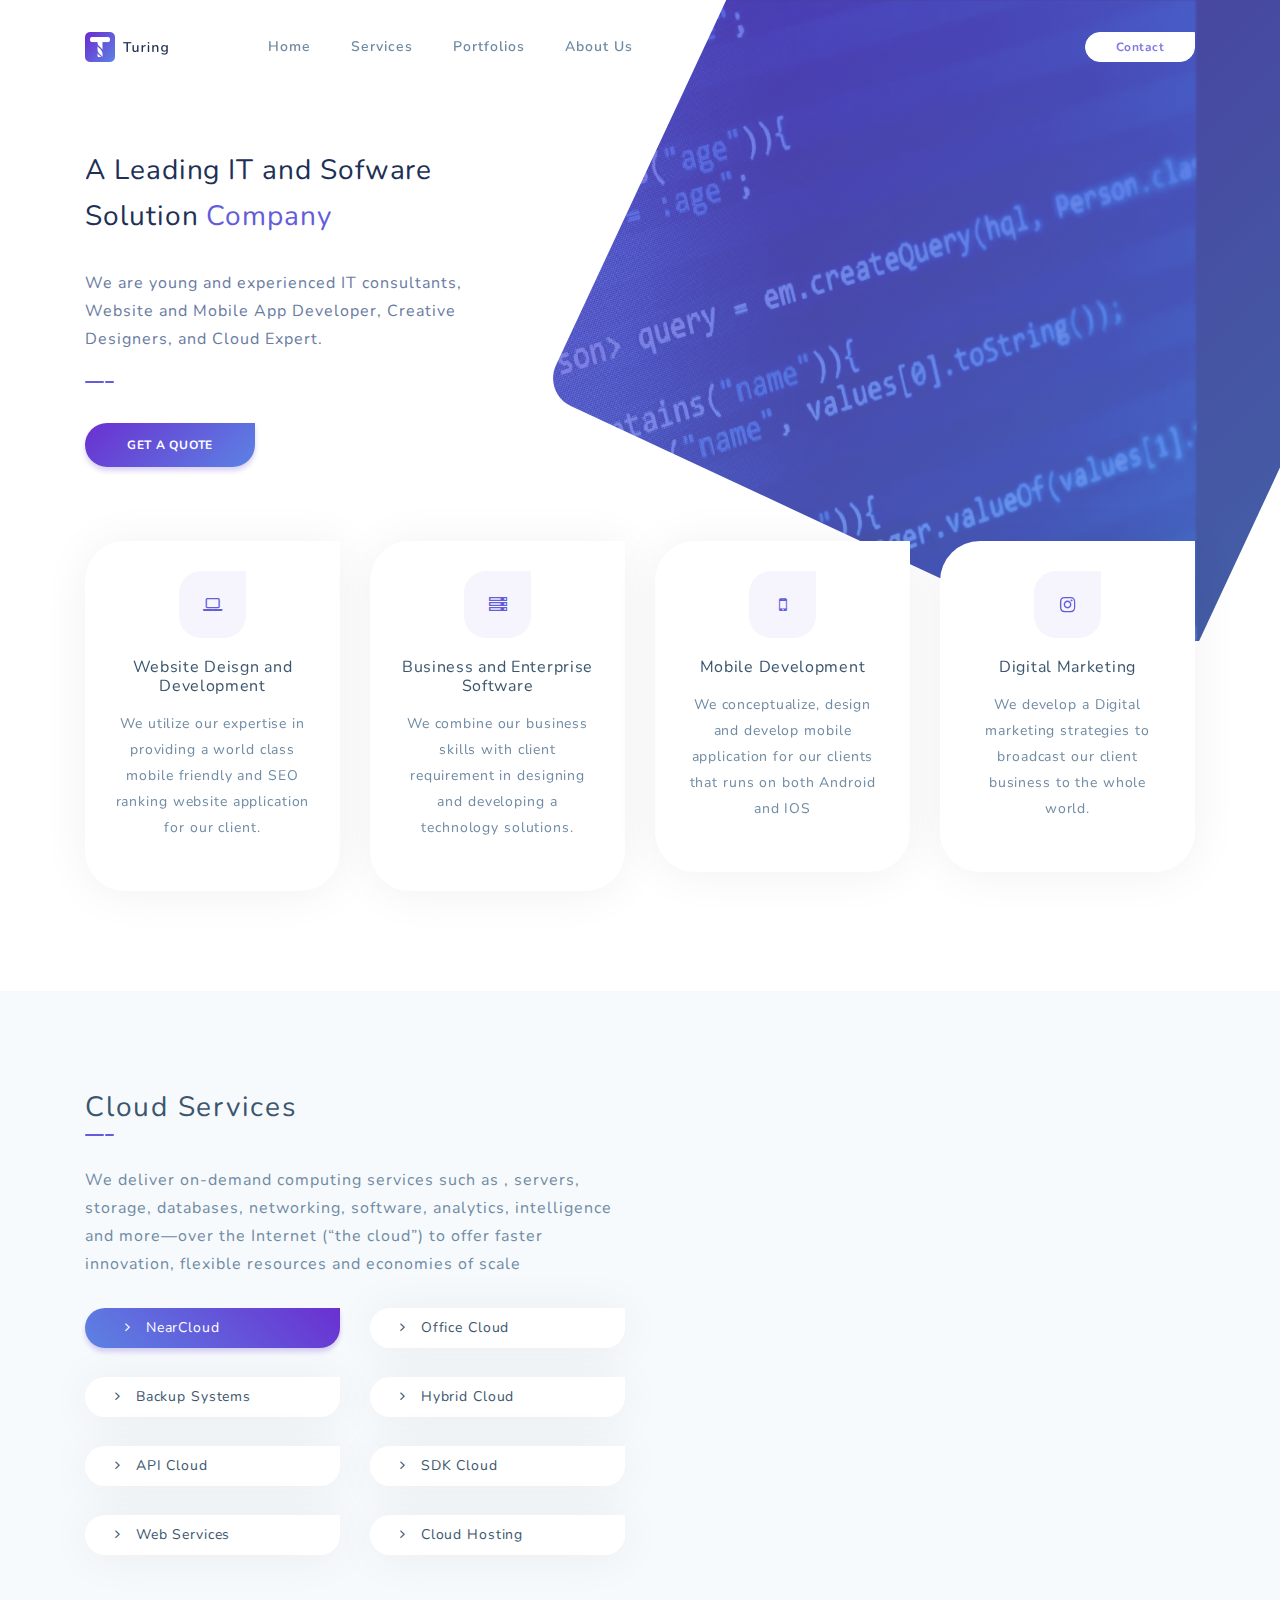
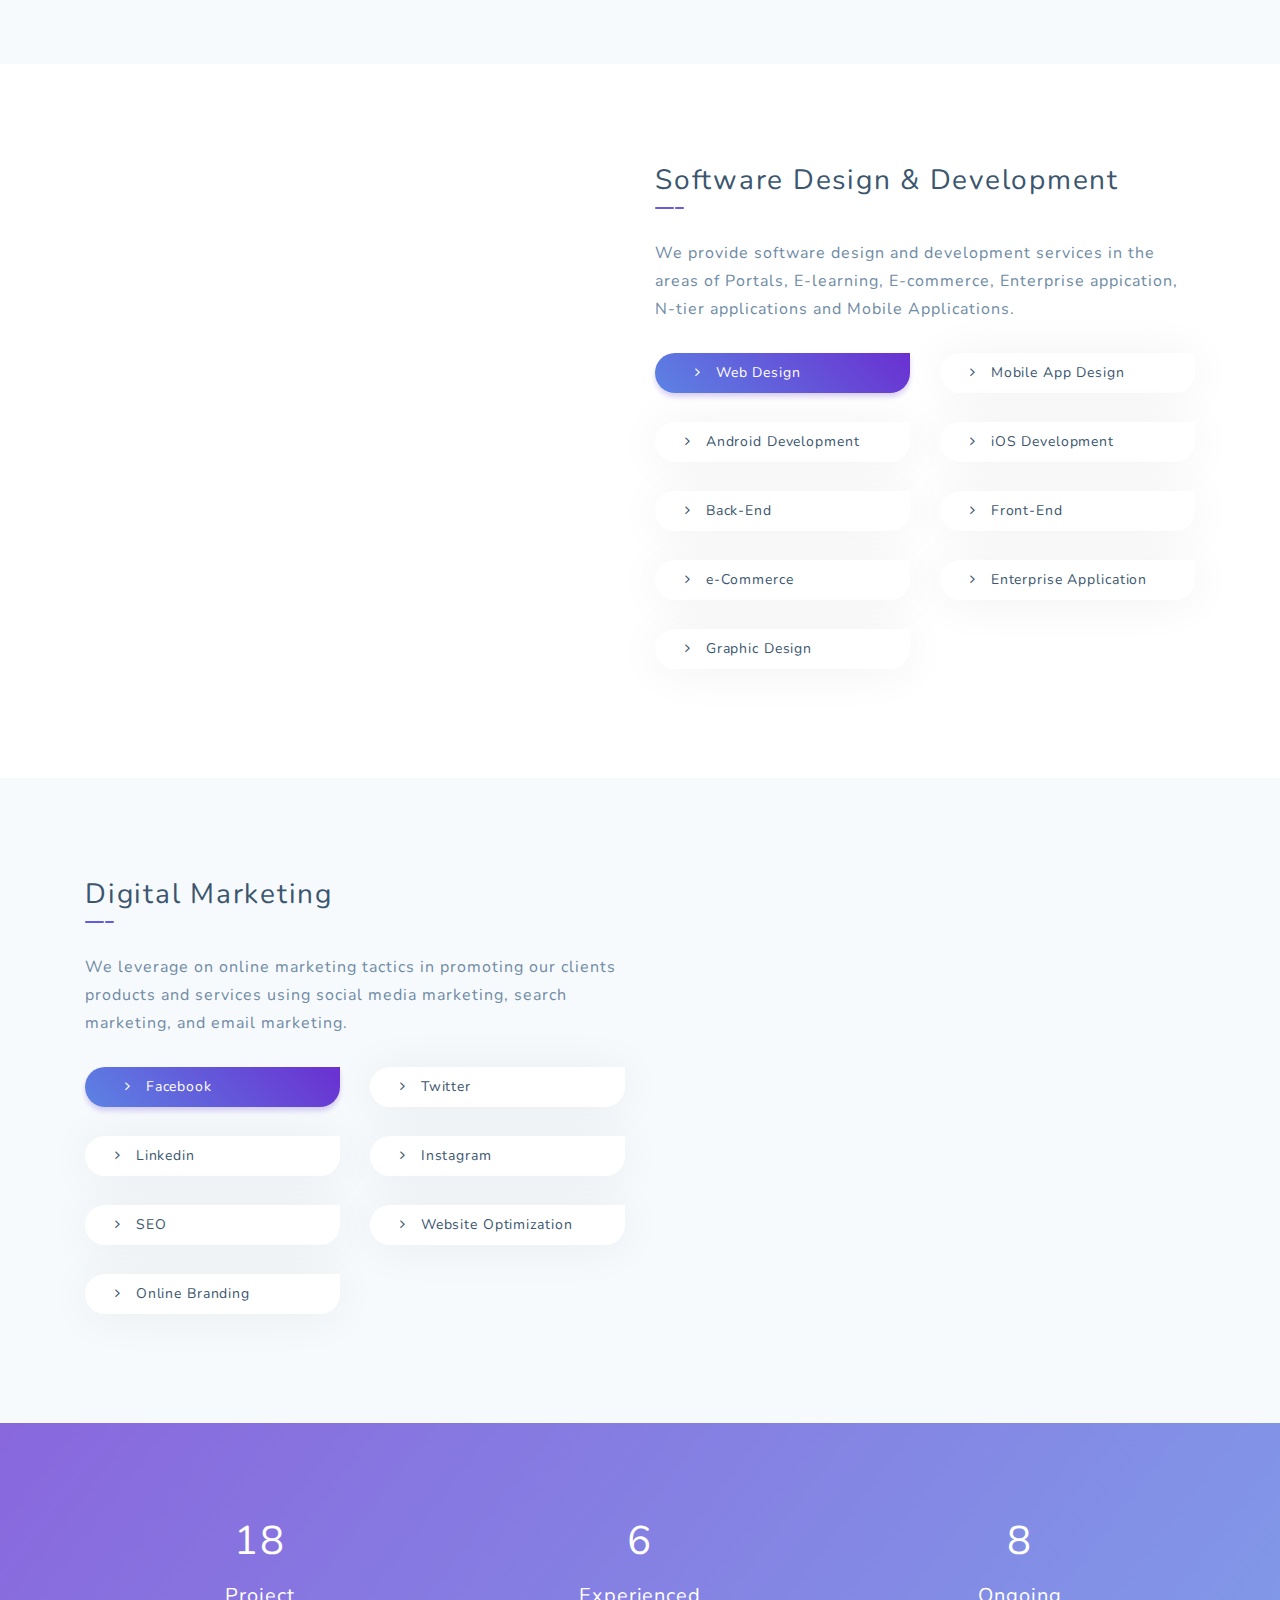
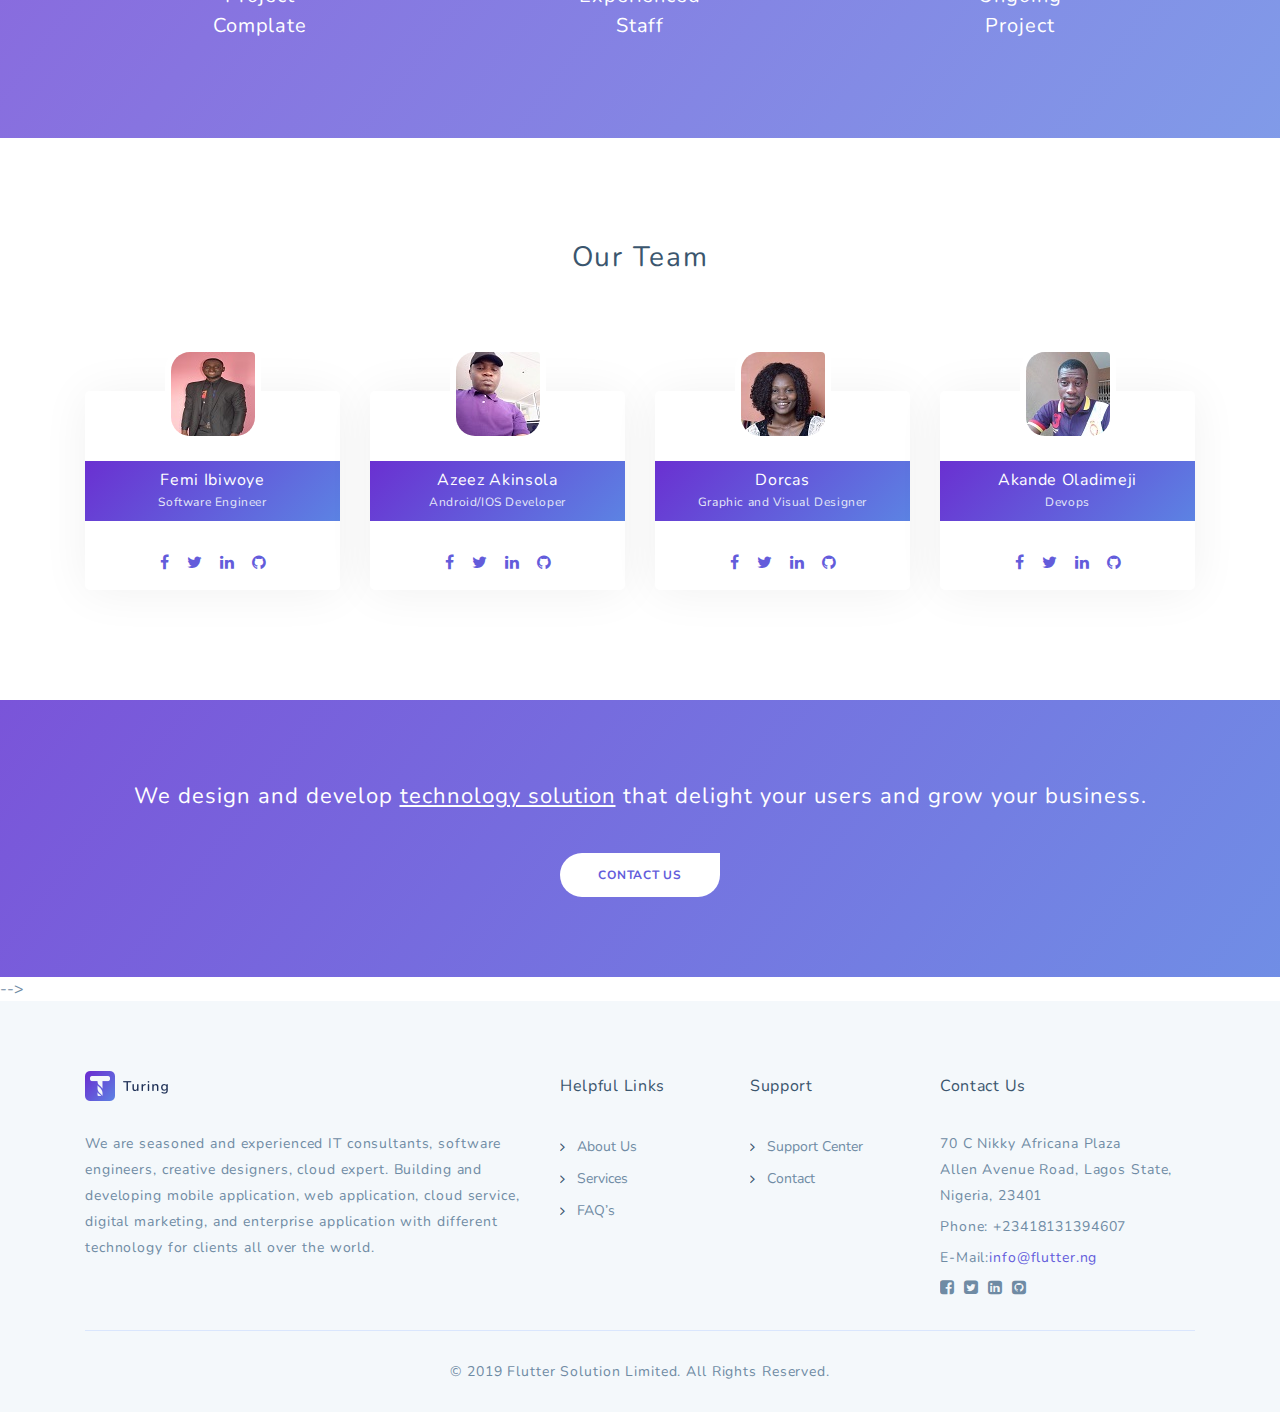
<file: index.html>
<!DOCTYPE html>
<html lang="en">
<head>
	<meta charset="UTF-8">
	<meta http-equiv="X-UA-Compatible" content="IE=edge">
	<meta name="viewport" content="width=device-width, initial-scale=1">
	<title>Flutter - IT Solutions for Businesses and Government</title>
	<meta name="description" content="Flutter - IT Solutions for Businesses and Government." />
	<meta name="keywords" content="IT, software, hardware, mobile, development, design, digital marketing" />
	<meta name="author" content="flutter"/>

	<!-- Favicon -->
	<link rel="icon" type="image/png" href="assets/images/favicon/favicon.png" />

	<!-- Bootstrap & Plugins CSS -->
	<link href="assets/css/bootstrap.min.css" rel="stylesheet" type="text/css">
	<link href="assets/css/font-awesome.min.css" rel="stylesheet" type="text/css">

	<!-- Custom CSS -->
	<link href="assets/css/blue.css" rel="stylesheet" type="text/css">

</head>
<body>

	<!-- ***** Preloader Start ***** -->
	<div id="preloader">
		<div id="loader" class="spinner">
			<div id="shadow"></div>
			<div id="box"></div>
		</div>
	</div>
	<!-- ***** Preloader End ***** -->
	
	
	<!-- ***** Header Area Start ***** -->
	<header class="header-area">
		<div class="container">
			<div class="row">
				<div class="col-12">
					<nav class="main-nav">
						<!-- ***** Logo Start ***** -->
						<a href="index.html" class="logo">
							<img src="assets/images/logo-blue.png" alt="Turing"/>
						</a>
						<!-- ***** Logo End ***** -->


						<!-- ***** Menu Start ***** -->
						<ul class="nav">
							<li><a href="index.html#welcome">Home</a></li>
							<li class="">
								<a href="services.html"> Services</a>
								<!-- <ul>
									<li><a href="index.html#features">Software Development</a></li>
									<li><a href="index.html#features">Cloud Service</a></li>
									
									<li><a href="index.html#features">Digital Marketing</a></li>
									
								</ul> -->
							</li>
							<li class="">
								<a href="portfolio.html">Portfolios</a>
								<!-- <ul>
									<li><a href="about.html">About Us</a></li>
									<li><a href="features.html">Features</a></li> -->
									<!-- <li><a href="faq.html">FAQ's</a></li> -->
									<!-- <li><a href="blog.html">Blog</a></li> -->
								<!-- </ul> -->
							</li>

							<li class="">
								<a href="about.html">About Us</a>
								<!-- <ul>
									<li><a href="index.html#our-team">Our Team</a></li>
									<li><a href="index.html#our-team">Area of Expertise</a></li>
								
								</ul> -->
							</li>
							
						</ul>
						<a class='menu-trigger'>
							<span>Menu</span>
						</a>
						<!-- ***** Menu End ***** -->

						<!-- ***** Header Buttons Start ***** -->
						<ul class="header-buttons">
							
							<li><a class="btn-nav-primary" href="contact.html">Contact</a></li>
						</ul>
						<!-- ***** Header Buttons End ***** -->
					</nav>
				</div>
			</div>
		</div>
	</header>
	<!-- ***** Header Area End ***** -->


	<!-- ***** Welcome Area Start ***** -->
	<div class="welcome-area" id="welcome">
		<!-- ***** Header Background Image Start ***** -->
		<div class="right-bg">
			<img src="assets/images/photos/head.jpg" class="img-fluid float-right" alt="">
		</div>
		<!-- ***** Header Background Image End ***** -->

		<div class="header-bg">
			<img src="assets/images/header-bg.svg" class="img-fluid" alt="">
		</div>

		<!-- ***** Header Text Start ***** -->
		<div class="header-text">
			<div class="container">
				<div class="row">
					<div class="col-lg-5 col-md-12 col-sm-12">
						<h1> A Leading IT and Sofware Solution <span>Company</span></h1>
						<p>We are young and experienced IT consultants, Website and Mobile App Developer, Creative Designers, and Cloud Expert. </p>
						<a href="quotes.html" class="btn-primary-line">GET A QUOTE</a>
					</div>
				</div>
			</div>
		</div>
		<!-- ***** Header Text End ***** -->

		<!-- ***** Play Button Start ***** -->
		<!-- <div class="play-button-wrapper">
			<a href="#" class="btn-play">
				<i class="fa fa-play"></i>
			</a>
		</div> -->
		<!-- ***** Play Button End ***** -->
	</div>
	<!-- ***** Welcome Area End ***** -->


	<!-- ***** Features Small Start ***** -->
	<section class="section features-home">
		<div class="container">
			<div class="row">
				<div class="col-lg-12">
					<div class="row">
						<!-- ***** Features Small Item Start ***** -->
						<div class="col-lg-3 col-md-6 col-sm-6 col-12" data-scroll-reveal="enter bottom move 50px over 0.6s after 0.2s">
							<a href="features-single.html" class="features-small-item">
								<div class="icon">
									<i class="fa fa-laptop"></i>
								</div>
								<h5 class="features-title">Website Deisgn and Development</h5>
								<p>We utilize our expertise in providing a world class mobile friendly and SEO ranking website application for our client.
									 </p>
							</a>
						</div>
						<!-- ***** Features Small Item End ***** -->

						<!-- ***** Features Small Item Start ***** -->
						<div class="col-lg-3 col-md-6 col-sm-6 col-12" data-scroll-reveal="enter bottom move 50px over 0.6s after 0.4s">
							<a href="features-single.html" class="features-small-item">
								<div class="icon">
									<i class="fa fa-server"></i>
								</div>
								<h5 class="features-title">Business and Enterprise Software</h5>
								<p>We combine our business skills with client requirement in designing and developing a technology solutions.</p>
							</a>
						</div>
						<!-- ***** Features Small Item End ***** -->

						<!-- ***** Features Small Item Start ***** -->
						<div class="col-lg-3 col-md-6 col-sm-6 col-12" data-scroll-reveal="enter bottom move 50px over 0.6s after 0.6s">
							<a href="features-single.html" class="features-small-item">
								<div class="icon">
									<i class="fa fa-mobile-phone"></i>
								</div>
								<h5 class="features-title">Mobile Development</h5>
								<p>We conceptualize, design and develop mobile application for our clients that runs on both Android and IOS</p>
							</a>
						</div>
						<!-- ***** Features Small Item End ***** -->

						<!-- ***** Features Small Item Start ***** -->
						<div class="col-lg-3 col-md-6 col-sm-6 col-12" data-scroll-reveal="enter bottom move 50px over 0.6s after 0.8s">
							<a href="features-single.html" class="features-small-item">
								<div class="icon">
									<i class="fa fa-instagram"></i>
								</div>
								<h5 class="features-title">Digital Marketing</h5>
								<p>We develop a Digital marketing strategies to broadcast our client business to the whole world. </p>
							</a>
						</div>
						<!-- ***** Features Small Item End ***** -->
					</div>
				</div>
			</div>
		</div>
	</section>
	<!-- ***** Features Small End ***** -->


	<!-- ***** Features Big Item Start ***** -->
	<section class="section padding-bottom-80 colored" id="features">
		<div class="container">
			<div class="row">
				<div class="col-lg-6 col-md-12 col-sm-12 align-self-center mobile-bottom-fix">
					<div class="left-heading">
						<h2 class="section-title">Cloud Services</h2>
					</div>
					<div class="left-text">
						<p>We deliver on-demand computing services such as , servers, storage, databases, networking, software, analytics, intelligence and more—over the Internet (“the cloud”) to offer faster innovation, flexible resources and economies of scale</p>
						<div class="row">
							<div class="col-lg-6 col-md-6 col-sm-12">
								<a class="btn-home active" href="#">
									<i class="fa fa-angle-right"></i>
									<span>NearCloud</span>
								</a>
							</div>
							<div class="col-lg-6 col-md-6 col-sm-12">
								<a class="btn-home" href="#">
									<i class="fa fa-angle-right"></i>
									<span>Office Cloud</span>
								</a>
							</div>
							<div class="col-lg-6 col-md-6 col-sm-12">
								<a class="btn-home" href="#">
									<i class="fa fa-angle-right"></i>
									<span>Backup Systems</span>
								</a>
							</div>
							<div class="col-lg-6 col-md-6 col-sm-12">
								<a class="btn-home" href="#">
									<i class="fa fa-angle-right"></i>
									<span>Hybrid Cloud</span>
								</a>
							</div>
							<div class="col-lg-6 col-md-6 col-sm-12">
								<a class="btn-home" href="#">
									<i class="fa fa-angle-right"></i>
									<span>API Cloud</span>
								</a>
							</div>
							<div class="col-lg-6 col-md-6 col-sm-12">
								<a class="btn-home" href="#">
									<i class="fa fa-angle-right"></i>
									<span>SDK Cloud</span>
								</a>
							</div>
							<div class="col-lg-6 col-md-6 col-sm-12">
								<a class="btn-home" href="#">
									<i class="fa fa-angle-right"></i>
									<span>Web Services</span>
								</a>
							</div>
							<div class="col-lg-6 col-md-6 col-sm-12">
								<a class="btn-home" href="#">
									<i class="fa fa-angle-right"></i>
									<span>Cloud Hosting</span>
								</a>
							</div>
						</div>
					</div>
				</div>
				<div class="col-lg-1"></div>
				<div class="col-lg-5 col-md-12 col-sm-12 align-self-center mobile-bottom-fix" data-scroll-reveal="enter left move 30px over 0.6s after 0.4s">
					<img src="assets/images/photos/features/blue-1.png" class="img-fluid d-block mx-auto" alt="App">
				</div>
			</div>
		</div>
	</section>
	<!-- ***** Features Big Item End ***** -->


	<!-- ***** Features Big Item Start ***** -->
	<section class="section padding-bottom-80">
		<div class="container">
			<div class="row">
				<div class="col-lg-5 col-md-12 col-sm-12 align-self-center mobile-bottom-fix-big" data-scroll-reveal="enter left move 30px over 0.6s after 0.4s">
					<img src="assets/images/photos/features/blue-2.png" class="img-fluid d-block mx-auto" alt="App">
				</div>
				<div class="col-lg-1"></div>
				<div class="col-lg-6 col-md-12 col-sm-12 align-self-center mobile-bottom-fix">
					<div class="left-heading">
						<h2 class="section-title">Software Design & Development</h2>
					</div>
					<div class="left-text">
						<p>We provide software design and development services in the areas of Portals, E-learning, E-commerce, Enterprise appication, N-tier applications and Mobile Applications.</p>
						<div class="row">
							<div class="col-lg-6 col-md-6 col-sm-12">
								<a class="btn-home active" href="#">
									<i class="fa fa-angle-right"></i>
									<span>Web Design</span>
								</a>
							</div>
							<div class="col-lg-6 col-md-6 col-sm-12">
								<a class="btn-home" href="#">
									<i class="fa fa-angle-right"></i>
									<span>Mobile App Design</span>
								</a>
							</div>
							<div class="col-lg-6 col-md-6 col-sm-12">
								<a class="btn-home" href="#">
									<i class="fa fa-angle-right"></i>
									<span>Android Development</span>
								</a>
							</div>
							<div class="col-lg-6 col-md-6 col-sm-12">
								<a class="btn-home" href="#">
									<i class="fa fa-angle-right"></i>
									<span>iOS Development</span>
								</a>
							</div>
							<div class="col-lg-6 col-md-6 col-sm-12">
								<a class="btn-home" href="#">
									<i class="fa fa-angle-right"></i>
									<span>Back-End</span>
								</a>
							</div>
							<div class="col-lg-6 col-md-6 col-sm-12">
								<a class="btn-home" href="#">
									<i class="fa fa-angle-right"></i>
									<span>Front-End</span>
								</a>
							</div>
							<div class="col-lg-6 col-md-6 col-sm-12">
								<a class="btn-home" href="#">
									<i class="fa fa-angle-right"></i>
									<span>e-Commerce</span>
								</a>
							</div>
							<div class="col-lg-6 col-md-6 col-sm-12">
								<a class="btn-home" href="#">
									<i class="fa fa-angle-right"></i>
									<span>Enterprise Application</span>
								</a>
							</div>
							<!-- <div class="col-lg-6 col-md-6 col-sm-12">
								<a class="btn-home" href="#">
									<i class="fa fa-angle-right"></i>
									<span>e-Commerce</span>
								</a>
							</div> -->
							<div class="col-lg-6 col-md-6 col-sm-12">
								<a class="btn-home" href="#">
									<i class="fa fa-angle-right"></i>
									<span>Graphic Design</span>
								</a>
							</div>
						</div>
					</div>
				</div>
			</div>
		</div>
	</section>
	<!-- ***** Features Big Item End ***** -->

	<section class="section padding-bottom-80 colored" id="features">
		<div class="container">
			<div class="row">
				<div class="col-lg-6 col-md-12 col-sm-12 align-self-center mobile-bottom-fix">
					<div class="left-heading">
						<h2 class="section-title">Digital Marketing</h2>
					</div>
					<div class="left-text">
						<p> We leverage on online marketing tactics in promoting our clients products and services using social media marketing, search marketing, and email marketing.</p>
						<div class="row">
							<div class="col-lg-6 col-md-6 col-sm-12">
								<a class="btn-home active" href="#">
									<i class="fa fa-angle-right"></i>
									<span>Facebook</span>
								</a>
							</div>
							<div class="col-lg-6 col-md-6 col-sm-12">
								<a class="btn-home" href="#">
									<i class="fa fa-angle-right"></i>
									<span>Twitter</span>
								</a>
							</div>
							<div class="col-lg-6 col-md-6 col-sm-12">
								<a class="btn-home" href="#">
									<i class="fa fa-angle-right"></i>
									<span>Linkedin</span>
								</a>
							</div>
							<div class="col-lg-6 col-md-6 col-sm-12">
								<a class="btn-home" href="#">
									<i class="fa fa-angle-right"></i>
									<span>Instagram</span>
								</a>
							</div>
							<div class="col-lg-6 col-md-6 col-sm-12">
								<a class="btn-home" href="#">
									<i class="fa fa-angle-right"></i>
									<span>SEO</span>
								</a>
							</div>
							<div class="col-lg-6 col-md-6 col-sm-12">
								<a class="btn-home" href="#">
									<i class="fa fa-angle-right"></i>
									<span>Website Optimization</span>
								</a>
							</div>
							<div class="col-lg-6 col-md-6 col-sm-12">
								<a class="btn-home" href="#">
									<i class="fa fa-angle-right"></i>
									<span>Online Branding</span>
								</a>
							</div>
							<!-- <div class="col-lg-6 col-md-6 col-sm-12">
								<a class="btn-home" href="#">
									<i class="fa fa-angle-right"></i>
									<span>Cloud Hosting</span>
								</a>
							</div> -->
						</div>
					</div>
				</div>
				<div class="col-lg-1"></div>
				<div class="col-lg-5 col-md-12 col-sm-12 align-self-center mobile-bottom-fix" data-scroll-reveal="enter left move 30px over 0.6s after 0.4s">
					<img src="assets/images/photos/features/digital-image.png" class="img-fluid d-block mx-auto" alt="App">
				</div>
			</div>
		</div>
	</section>


	<!-- ***** Counter Parallax Start ***** -->
	<section class="parallax-counter" id="counter">
		<div class="parallax-content">
			<div class="container">
				<div class="row">
					<div class="col-lg-4 col-md-6 col-sm-12">
						<div class="count-item">
							<strong>18</strong>
							<span>Project<br>Complate</span>
						</div>
					</div>
					<!-- <div class="col-lg-3 col-md-6 col-sm-12">
						<div class="count-item">
							<strong>23</strong>
							<span>Happy<br>Customer</span>
						</div>
					</div> -->
					<div class="col-lg-4 col-md-6 col-sm-12">
						<div class="count-item">
							<strong>6</strong>
							<span>Experienced<br>Staff</span>
						</div>
					</div>
					<div class="col-lg-4 col-md-6 col-sm-12">
						<div class="count-item">
							<strong>8</strong>
							<span>Ongoing<br>Project</span>
						</div>
					</div>
				</div>
			</div>
		</div>
	</section>
	<!-- ***** Counter Parallax End ***** -->



	<!-- ***** Team Start ***** -->
	<section class="section padding-bottom-80" id="our-team">
		<div class="container">
			<!-- ***** Section Title Start ***** -->
			<div class="row">
				<div class="col-lg-12">
					<div class="center-heading">
						<h2 class="section-title">Our Team</h2>
					</div>
				</div>
				<div class="offset-lg-3 col-lg-6">
					<div class="center-text">
						<!-- <p>Donec vulputate urna sed rutrum venenatis. Cras consequat magna quis arcu elementum, quis congue risus volutpat.</p> -->
					</div>
				</div>
			</div>
			<!-- ***** Section Title End ***** -->

			<div class="row">
				<!-- ***** Team Item Start ***** -->
				<div class="col-lg-3 col-md-6 col-sm-12">
					<div class="team-item">
						<div class="user-image">
							<img src="assets/images/photos/team/femi.jpg" alt="">
						</div>
						<div class="team-content">
							<div class="team-info">
								<h3 class="user-name">Femi Ibiwoye</h3>
								<span>Software Engineer</span>
							</div>
							<ul class="social">
								<li><a href="#"><i class="fa fa-facebook"></i></a></li>
								<li><a href="#"><i class="fa fa-twitter"></i></a></li>
								<li><a href="#"><i class="fa fa-linkedin"></i></a></li>
								<li><a href="#"><i class="fa fa-github"></i></a></li>
							</ul>
							<!-- <p>Proin arcu ligula, malesuada id tincidunt laoreet, facilisis at justo. Sed at lorem.</p> -->
						</div>
					</div>
				</div>
				<!-- ***** Team Item End ***** -->
				
				<!-- ***** Team Item Start ***** -->
				<div class="col-lg-3 col-md-6 col-sm-12">
					<div class="team-item">
						<div class="user-image">
							<img src="assets/images/photos/team/aziz.jpg" alt="">
						</div>
						<div class="team-content">
							<div class="team-info">
								<h3 class="user-name">Azeez Akinsola</h3>
								<span>Android/IOS Developer</span>
							</div>
							<ul class="social">
								<li><a href="#"><i class="fa fa-facebook"></i></a></li>
								<li><a href="#"><i class="fa fa-twitter"></i></a></li>
								<li><a href="#"><i class="fa fa-linkedin"></i></a></li>
								<li><a href="#"><i class="fa fa-github"></i></a></li>
							</ul>
							<!-- <p>Aliquam eget convallis nunc, et porta libero. Etiam velit, lobortis ut tristique.</p> -->
						</div>
					</div>
				</div>
				<!-- ***** Team Item End ***** -->
				
				<!-- ***** Team Item Start ***** -->
				<div class="col-lg-3 col-md-6 col-sm-12">
					<div class="team-item">
						<div class="user-image">
							<img src="assets/images/photos/team/dorcas.jpg" alt="">
						</div>
						<div class="team-content">
							<div class="team-info">
								<h3 class="user-name">Dorcas</h3>
								<span>Graphic and Visual Designer</span>
							</div>
							<ul class="social">
								<li><a href="#"><i class="fa fa-facebook"></i></a></li>
								<li><a href="#"><i class="fa fa-twitter"></i></a></li>
								<li><a href="#"><i class="fa fa-linkedin"></i></a></li>
								<li><a href="#"><i class="fa fa-github"></i></a></li>
							</ul>
							<!-- <p>Curabitur tristique nec orci quis porta. Aliquam leo justo, auctor eget sapien.</p> -->
						</div>
					</div>
				</div>
				<!-- ***** Team Item End ***** -->
				
				<!-- ***** Team Item Start ***** -->
				<div class="col-lg-3 col-md-6 col-sm-12">
					<div class="team-item">
						<div class="user-image">
							<img src="assets/images/photos/team/dimeji.jpg" alt="">
						</div>
						<div class="team-content">
							<div class="team-info">
								<h3 class="user-name">Akande Oladimeji</h3>
								<span>Devops</span>
							</div>
							<ul class="social">
								<li><a href="#"><i class="fa fa-facebook"></i></a></li>
								<li><a href="#"><i class="fa fa-twitter"></i></a></li>
								<li><a href="#"><i class="fa fa-linkedin"></i></a></li>
								<li><a href="#"><i class="fa fa-github"></i></a></li>
							</ul>
							<!-- <p>Nunc posuere lectus ut aliquet facilisis. Nam varius id magna et convallis.</p> -->
						</div>
					</div>
				</div>
				<!-- ***** Team Item End ***** -->
			</div>
		</div>
	</section>
	<!-- ***** Team End ***** -->


	<!-- ***** Pricing Plans Start ***** -->
	<!-- <section class="section colored padding-bottom-80" id="pricing-plans">
		<div class="container"> -->
			<!-- ***** Section Title Start ***** -->
			<!-- <div class="row">
				<div class="col-lg-12">
					<div class="center-heading">
						<h2 class="section-title">Pricing Plans</h2>
					</div>
				</div>
				<div class="offset-lg-3 col-lg-6">
					<div class="center-text">
						<p>Donec vulputate urna sed rutrum venenatis. Cras consequat magna quis arcu elementum, quis congue risus volutpat.</p>
					</div>
				</div>
			</div> -->
			<!-- ***** Section Title End ***** -->

			<!-- <div class="row"> -->
				<!-- ***** Pricing Item Start ***** -->
				<!-- <div class="col-lg-4 col-md-6 col-sm-12" data-scroll-reveal="enter bottom move 50px over 0.6s after 0.2s">
					<div class="pricing-item">
						<div class="pricing-header">
							<h3 class="pricing-title">BASIC PLAN</h3>
						</div>
						<div class="pricing-body">
							<div class="number">
								<span>1</span>
							</div>
							<div class="price-wrapper">
								<span class="currency">$</span>
								<span class="price">13.90</span>
								<span class="period">/Month</span>
							</div>
							<ul class="list">
								<li class="active">Unlimited Website</li>
								<li class="active">Unlimited Users</li>
								<li class="active">5 GB Bandwidth</li>
								<li class="active">Highest Speed</li>
								<li>Data Security and Backupss</li>
								<li>1 GB Storage</li>
								<li>24x7 Great Support</li>
								<li>Monthly Reports and Analytics</li>
							</ul>
						</div>
						<div class="pricing-footer">
							<a href="#">Select Plan</a>
						</div>
					</div>
				</div> -->
				<!-- ***** Pricing Item End ***** -->

				<!-- ***** Pricing Item Start ***** -->
				<!-- <div class="col-lg-4 col-md-6 col-sm-12" data-scroll-reveal="enter bottom move 50px over 0.6s after 0.4s">
					<div class="pricing-item active">
						<div class="pricing-header">
							<h3 class="pricing-title">ADVANCED PLAN</h3>
						</div>
						<div class="pricing-body">
							<div class="number">
								<span>2</span>
							</div>
							<div class="price-wrapper">
								<span class="currency">$</span>
								<span class="price">23.90</span>
								<span class="period">/Month</span>
							</div>
							<ul class="list">
								<li class="active">Unlimited Website</li>
								<li class="active">Unlimited Users</li>
								<li class="active">15 GB Bandwidth</li>
								<li class="active">Highest Speed</li>
								<li class="active">Data Security and Backupss</li>
								<li class="active">1 GB Storage</li>
								<li>24x7 Great Support</li>
								<li>Monthly Reports and Analytics</li>
							</ul>
						</div>
						<div class="pricing-footer">
							<a href="#">Select Plan</a>
						</div>
					</div>
				</div> -->
				<!-- ***** Pricing Item End ***** -->

				<!-- ***** Pricing Item Start ***** -->
				<!-- <div class="col-lg-4 col-md-6 col-sm-12" data-scroll-reveal="enter bottom move 50px over 0.6s after 0.6s">
					<div class="pricing-item">
						<div class="pricing-header">
							<h3 class="pricing-title">EXPERT PLAN</h3>
						</div>
						<div class="pricing-body">
							<div class="number">
								<span>3</span>
							</div>
							<div class="price-wrapper">
								<span class="currency">$</span>
								<span class="price">33.90</span>
								<span class="period">/Month</span>
							</div>
							<ul class="list">
								<li class="active">Unlimited Website</li>
								<li class="active">Unlimited Users</li>
								<li class="active">15 GB Bandwidth</li>
								<li class="active">Highest Speed</li>
								<li class="active">Data Security and Backupss</li>
								<li class="active">1 GB Storage</li>
								<li class="active">24x7 Great Support</li>
								<li class="active">Monthly Reports and Analytics</li>
							</ul>
						</div>
						<div class="pricing-footer">
							<a href="#">Select Plan</a>
						</div>
					</div>
				</div> -->
				<!-- ***** Pricing Item End ***** -->
			<!-- </div>
		</div>
	</section> -->
	<!-- ***** Pricing Plans End ***** -->


	<!-- ***** Parallax Start ***** -->
	<section class="parallax" id="parallax-text">
		<div class="parallax-content">
			<div class="container">
				<div class="row">
					<div class="col-lg-12">
						<div class="info">
							<p>We design and develop <span>technology solution</span> that delight your users and grow your business.</p>
							<a class="btn-white-line" href="#">Contact Us</a>
						</div>
					</div>
				</div>
			</div>
		</div>
	</section>
	<!-- ***** Parallax End ***** -->


	<!-- ***** Blog Start ***** -->
	<!-- <section class="section white padding-bottom-80" id="blog">
		<div class="container">
			<!-- ***** Section Title Start ***** -->
			<!-- <div class="row">
				<div class="col-lg-12">
					<div class="center-heading">
						<h2 class="section-title">Latest Blog Posts</h2>
					</div>
				</div>
				<div class="offset-lg-3 col-lg-6">
					<div class="center-text">
						<p>Donec vulputate urna sed rutrum venenatis. Cras consequat magna quis arcu elementum, quis congue risus volutpat.</p>
					</div>
				</div>
			</div> -->
			<!-- ***** Section Title End ***** -->

			<!-- <div class="row">
				<div class="col-lg-4 col-md-6 col-sm-12">
					<div class="blog-post-thumb">
						<div class="img">
							<img src="assets/images/photos/blog/1.jpg" alt="">
						</div>
						<div class="blog-content">
							<h3>
								<a href="blog-single.html">Turing Expands the Leadership Team with David Lin, Controller</a>
							</h3>
							<div class="text">
								Mauris tellus sem, ultrices varius nisl at, convallis iaculis mauris. Sed eget sem vitae purus tempus dignissim.
							</div>
							<a href="blog-single.html" class="btn-primary-line">Read More</a>
						</div>
					</div>
				</div> -->
				<!-- <div class="col-lg-4 col-md-6 col-sm-12">
					<div class="blog-post-thumb">
						<div class="img">
							<img src="assets/images/photos/blog/2.jpg" alt="">
						</div>
						<div class="blog-content">
							<h3>
								<a href="blog-single.html">Turing Partners with Velocloud to Deliver Managed SD-WAN</a>
							</h3>
							<div class="text">
								Cras imperdiet faucibus sem, a dignissim urna feugiat sed. Interdum et malesuada fames ac ante ipsum.
							</div>
							<a href="blog-single.html" class="btn-primary-line">Read More</a>
						</div>
					</div>
				</div> -->
				<!-- <div class="col-lg-4 col-md-6 col-sm-12">
					<div class="blog-post-thumb">
						<div class="img">
							<img src="assets/images/photos/blog/3.jpg" alt="">
						</div>
						<div class="blog-content">
							<h3>
								<a href="blog-single.html">Corporate IT Solutions Adds Neva as Senior Account Executive</a>
							</h3>
							<div class="text">
								Quisque euismod nec lacus sit amet maximus. Ut convallis sagittis lorem auctor malesuada. Morbi auctor tortor eu.
							</div>
							<a href="blog-single.html" class="btn-primary-line">Read More</a>
						</div>
					</div>
				</div> -->
			<!-- </div>
		</div>
	</section> --> -->
	<!-- ***** Blog End ***** -->

	
	<!-- ***** Footer Start ***** -->
	<footer>
		<div class="container">
			<div class="row">
				<div class="col-lg-5 col-md-12 col-sm-12">
					<img src="assets/images/logo-blue.png" class="logo" alt="">
					<div class="text">We are seasoned and experienced IT consultants, software engineers, creative designers, cloud expert. Building and developing mobile application, web application, cloud service, digital marketing, and enterprise application with different technology for clients all over the world.</div>
				</div>
				<div class="col-lg-2 col-md-4 col-sm-6 col-6">
					<h5>Helpful Links</h5>
					<ul class="footer-nav">
						<li><a href="#"><i class="fa fa-angle-right"></i><span>About Us</span></a></li>
						<li><a href="#"><i class="fa fa-angle-right"></i><span>Services</span></a></li>
						<li><a href="#"><i class="fa fa-angle-right"></i><span>FAQ’s</span></a></li>
						<!-- <li><a href="#"><i class="fa fa-angle-right"></i><span>Blog</span></a></li> -->
					</ul>
				</div>
				<div class="col-lg-2 col-md-4 col-sm-6 col-6">
					<h5>Support</h5>
					<ul class="footer-nav">
						<!-- <li><a href="#"><i class="fa fa-angle-right"></i><span>Privacy Policy</span></a></li> -->
						<!-- <li><a href="#"><i class="fa fa-angle-right"></i><span>Terms of Use</span></a></li> -->
						<li><a href="#"><i class="fa fa-angle-right"></i><span>Support Center</span></a></li>
						<li><a href="#"><i class="fa fa-angle-right"></i><span>Contact</span></a></li>
					</ul>
				</div>
				<div class="col-lg-3 col-md-4 col-sm-12">
					<h5>Contact Us</h5>
					<div class="address">
						<p>70 C Nikky Africana Plaza<br>Allen Avenue Road, Lagos State, Nigeria, 23401</p>
						<p>Phone: +23418131394607</p>
						<p><span>E-Mail:</span><a href="#">info@flutter.ng</a></p>
						<ul class="social">
							<li><a href="#"><i class="fa fa-facebook-square"></i></a></li>
							<li><a href="#"><i class="fa fa-twitter-square"></i></a></li>
							<li><a href="#"><i class="fa fa-linkedin-square"></i></a></li>
							<!-- <li><a href="#"><i class="fa fa-google-plus-square"></i></a></li> -->
							<li><a href="#"><i class="fa fa-github-square"></i></a></li>
						</ul>
					</div>
				</div>
			</div>
			<div class="row">
				<div class="col-lg-12">
					<p class="copyright">© 2019 Flutter Solution Limited. All Rights Reserved.</p>
				</div>
			</div>
		</div>
	</footer>
	<!-- ***** Footer End ***** -->



	<!-- jQuery -->
	<script src="assets/js/jquery-2.1.0.min.js"></script>

	<!-- Bootstrap -->
	<script src="assets/js/popper.js"></script>
	<script src="assets/js/bootstrap.min.js"></script>

	<!-- Plugins -->
	<script src="assets/js/scrollreveal.min.js"></script>
	<script src="assets/js/parallax.min.js"></script>
	<script src="assets/js/waypoints.min.js"></script>
	<script src="assets/js/jquery.counterup.min.js"></script>
	<script src="assets/js/imgfix.min.js"></script>

	<script src="assets/js/custom.js"></script>
</body>
</html>
</file>
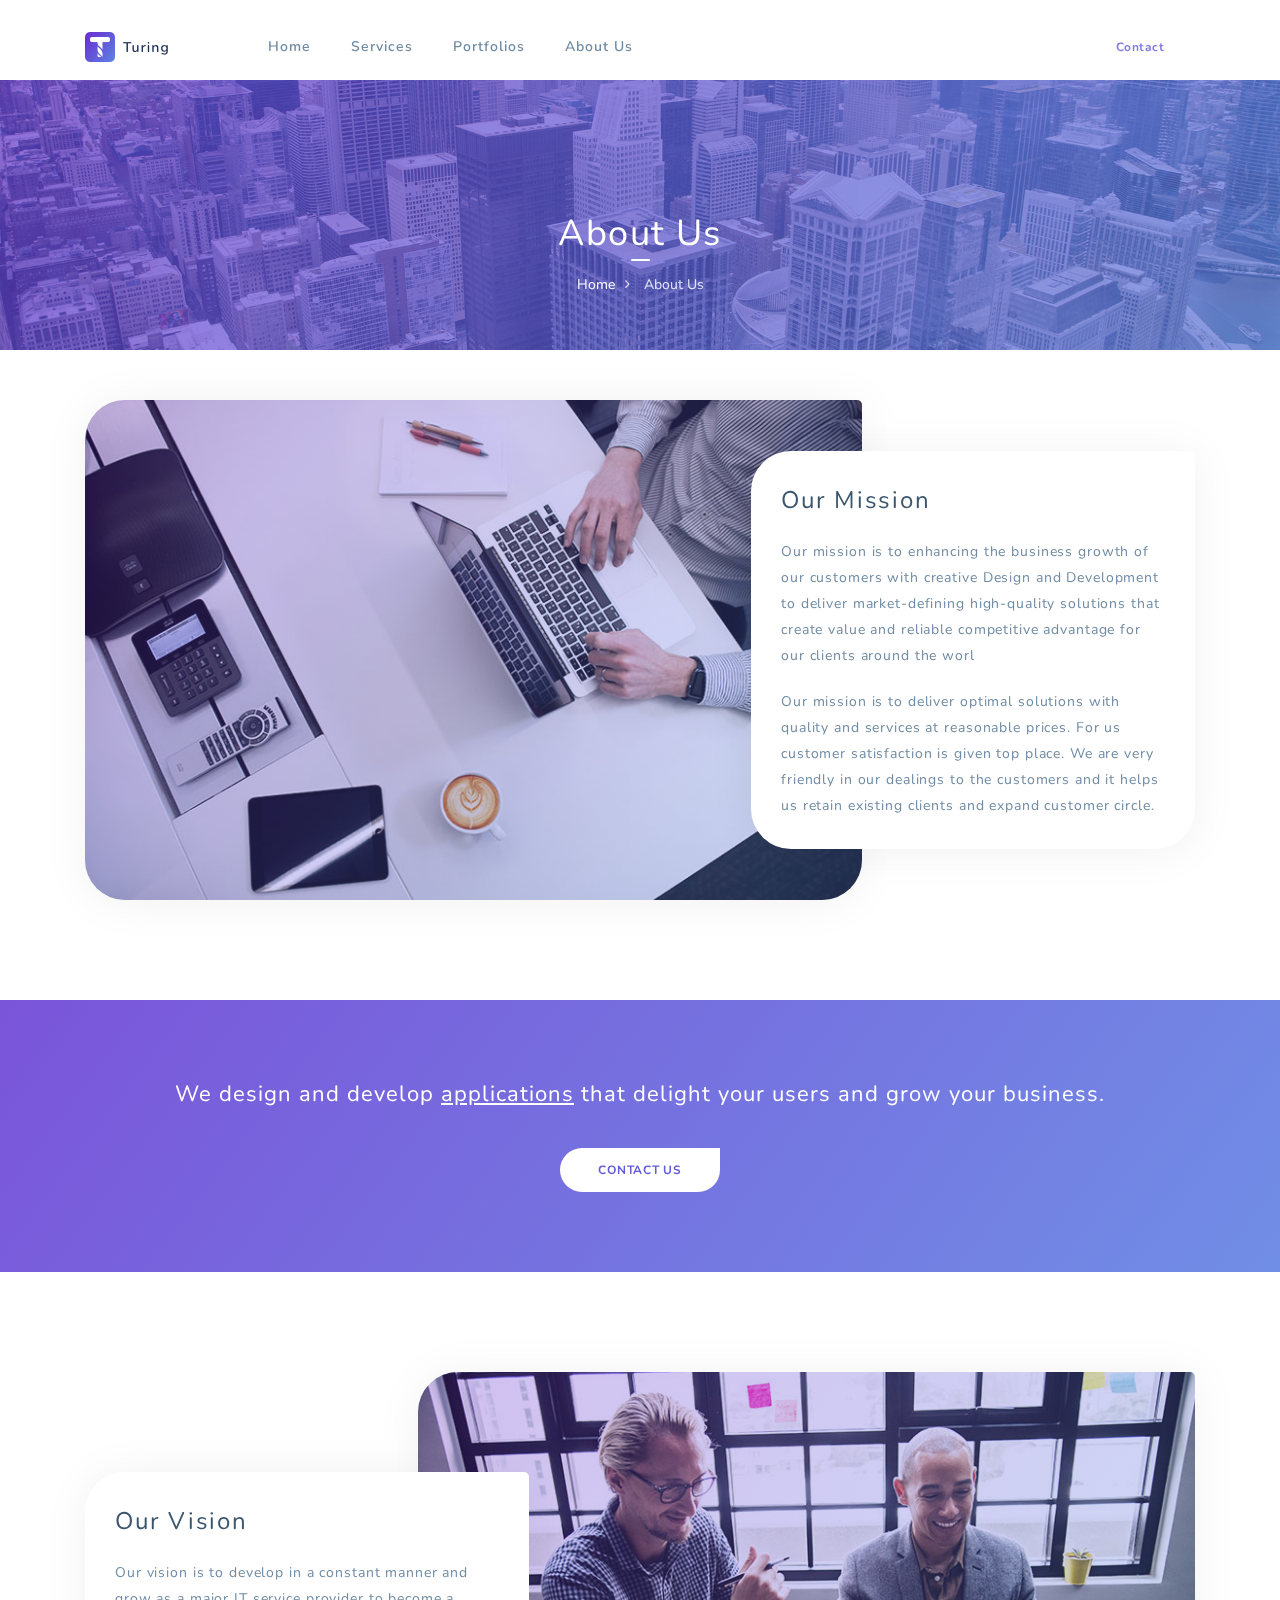
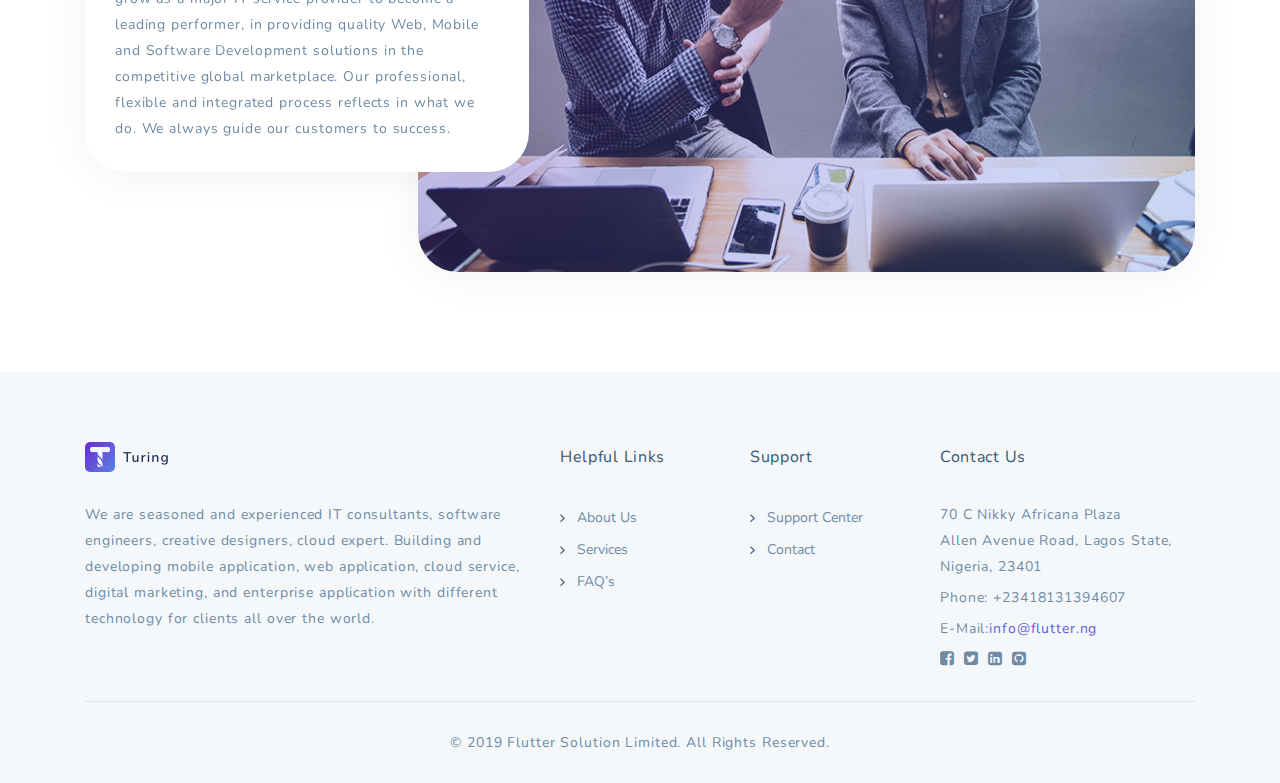
<file: about.html>
<!DOCTYPE html>
<html lang="en">
<head>
	<meta charset="UTF-8">
	<meta http-equiv="X-UA-Compatible" content="IE=edge">
	<meta name="viewport" content="width=device-width, initial-scale=1">
	<title>Turing - IT Solutions and Corporate Template</title>
	<meta name="description" content="Turing - IT Solutions and Corporate template by tempload." />
	<meta name="keywords" content="turing, startup, saas, agency, development, html, template, tempload" />
	<meta name="author" content="tempload"/>

	<!-- Favicon -->
	<link rel="icon" type="image/png" href="assets/images/favicon/favicon.png" />

	<!-- Bootstrap & Plugins CSS -->
	<link href="assets/css/bootstrap.min.css" rel="stylesheet" type="text/css">
	<link href="assets/css/font-awesome.min.css" rel="stylesheet" type="text/css">

	<!-- Custom CSS -->
	<link href="assets/css/blue.css?v=1.1" rel="stylesheet" type="text/css">

	<!-- Global site tag (gtag.js) - Google Analytics -->
	<script async src="https://www.googletagmanager.com/gtag/js?id=UA-118135390-1"></script>
	<script>
		window.dataLayer = window.dataLayer || [];
		function gtag(){dataLayer.push(arguments);}
		gtag('js', new Date());

		gtag('config', 'UA-118135390-1');
	</script>
</head>
<body>

	<!-- ***** Preloader Start ***** -->
	<div id="preloader">
		<div id="loader" class="spinner">
			<div id="shadow"></div>
			<div id="box"></div>
		</div>
	</div>
	
	<header class="header-area">
		<div class="container">
			<div class="row">
				<div class="col-12">
					<nav class="main-nav">
						<!-- ***** Logo Start ***** -->
						<a href="index.html" class="logo">
							<img src="assets/images/logo-blue.png" alt="Turing"/>
						</a>
						
						<ul class="nav">
							<li><a href="index.html#welcome">Home</a></li>
							<li class="">
								<a href="services.html"> Services</a>
								
							
							</li>
							<li class="">
								<a href="portfolio.html">Portfolios</a>
							
							</li>

							<li class="">
								<a href="about.html">About Us</a>
							
							</li>
							
						</ul>
						<a class='menu-trigger'>
							<span>Menu</span>
						</a>
						<!-- ***** Menu End ***** -->

						<!-- ***** Header Buttons Start ***** -->
						<ul class="header-buttons">
							
							<li><a class="btn-nav-primary" href="contact.html">Contact</a></li>
						</ul>
						<!-- ***** Header Buttons End ***** -->
					</nav>
				</div>
			</div>
		</div>
	</header>

	<section class="page">
		<!-- ***** Page Top Start ***** -->
		<div class="cover" data-image="assets/images/photos/parallax-counter.jpg">
			<div class="page-top">
				<div class="container">
					<div class="row">
						<div class="col-lg-12">
							<h1>About Us</h1>
						</div>
						<div class="col-lg-12">
							<ol class="breadcrumb">
								<li><a href="index.html">Home</a></li>
								<li class="active">About Us</li>
							</ol>
						</div>
					</div>
				</div>
			</div>
		</div>
		<!-- ***** Page Top End ***** -->


		<!-- ***** Page Content Start ***** -->
		<div class="page-bottom">
			<div class="container">
				<div class="row">
					<div class="col-lg-12">
						<div class="about">
							<div class="about-image">
								<img src="assets/images/photos/about/1.jpg" alt="">
							</div>
							<div class="about-text">
								<h2>Our Mission</h2>
								<p>Our mission is to enhancing the business growth of our customers with creative Design 
									and Development to deliver market-defining high-quality solutions that create value and 
									reliable competitive advantage for our clients around the worl</p>
								<p>Our mission is to deliver optimal solutions with quality and services at reasonable prices. 
									For us customer satisfaction is given top place. We are very friendly in our dealings to 
									the customers and it helps us retain existing clients and expand customer circle.</p>
							</div>
						</div>
					</div>
				</div>
			</div>


			<!-- ***** Parallax Start ***** -->
			<div class="parallax margin-bottom-100" id="parallax-text">
				<div class="parallax-content">
					<div class="container">
						<div class="row">
							<div class="col-lg-12">
								<div class="info">
									<p>We design and develop <span>applications</span> that delight your users and grow your business.</p>
									<a class="btn-white-line" href="#">Contact Us</a>
								</div>
							</div>
						</div>
					</div>
				</div>
			</div>
			<!-- ***** Parallax End ***** -->

			<div class="container">
				<div class="row">
					<div class="col-lg-12">
						<div class="about left margin-bottom-30">
							<div class="about-image">
								<img src="assets/images/photos/about/2.jpg" alt="">
							</div>
							<div class="about-text">
								<h2>Our Vision</h2>
								<p>Our vision is to develop in a constant manner and grow as a major IT service provider to become a leading performer, 
									in providing quality Web, Mobile and Software Development solutions in the competitive global marketplace. Our professional, 
									flexible and integrated process reflects in what we do. We always guide our customers to success.
									</p>
								
							</div>
						</div>
					</div>
				</div>
			</div>

		</div>
		<!-- ***** Page Content End ***** -->

	</section>


	
	<!-- ***** Footer Start ***** -->
	<footer>
		<div class="container">
			<div class="row">
				<div class="col-lg-5 col-md-12 col-sm-12">
					<img src="assets/images/logo-blue.png" class="logo" alt="">
					<div class="text">We are seasoned and experienced IT consultants, software engineers, creative designers, cloud expert. Building and developing mobile application, web application, cloud service, digital marketing, and enterprise application with different technology for clients all over the world.</div>
				</div>
				<div class="col-lg-2 col-md-4 col-sm-6 col-6">
					<h5>Helpful Links</h5>
					<ul class="footer-nav">
						<li><a href="#"><i class="fa fa-angle-right"></i><span>About Us</span></a></li>
						<li><a href="#"><i class="fa fa-angle-right"></i><span>Services</span></a></li>
						<li><a href="#"><i class="fa fa-angle-right"></i><span>FAQ’s</span></a></li>
						<!-- <li><a href="#"><i class="fa fa-angle-right"></i><span>Blog</span></a></li> -->
					</ul>
				</div>
				<div class="col-lg-2 col-md-4 col-sm-6 col-6">
					<h5>Support</h5>
					<ul class="footer-nav">
						<!-- <li><a href="#"><i class="fa fa-angle-right"></i><span>Privacy Policy</span></a></li> -->
						<!-- <li><a href="#"><i class="fa fa-angle-right"></i><span>Terms of Use</span></a></li> -->
						<li><a href="#"><i class="fa fa-angle-right"></i><span>Support Center</span></a></li>
						<li><a href="#"><i class="fa fa-angle-right"></i><span>Contact</span></a></li>
					</ul>
				</div>
				<div class="col-lg-3 col-md-4 col-sm-12">
					<h5>Contact Us</h5>
					<div class="address">
						<p>70 C Nikky Africana Plaza<br>Allen Avenue Road, Lagos State, Nigeria, 23401</p>
						<p>Phone: +23418131394607</p>
						<p><span>E-Mail:</span><a href="#">info@flutter.ng</a></p>
						<ul class="social">
							<li><a href="#"><i class="fa fa-facebook-square"></i></a></li>
							<li><a href="#"><i class="fa fa-twitter-square"></i></a></li>
							<li><a href="#"><i class="fa fa-linkedin-square"></i></a></li>
							<!-- <li><a href="#"><i class="fa fa-google-plus-square"></i></a></li> -->
							<li><a href="#"><i class="fa fa-github-square"></i></a></li>
						</ul>
					</div>
				</div>
			</div>
			<div class="row">
				<div class="col-lg-12">
					<p class="copyright">© 2019 Flutter Solution Limited. All Rights Reserved.</p>
				</div>
			</div>
		</div>
	</footer>



	<!-- jQuery -->
	<script src="assets/js/jquery-2.1.0.min.js"></script>

	<!-- Bootstrap -->
	<script src="assets/js/popper.js"></script>
	<script src="assets/js/bootstrap.min.js"></script>

	<!-- Plugins -->
	<script src="assets/js/scrollreveal.min.js"></script>
	<script src="assets/js/parallax.min.js"></script>
	<script src="assets/js/waypoints.min.js"></script>
	<script src="assets/js/jquery.counterup.min.js"></script>
	<script src="assets/js/imgfix.min.js"></script>	

	<!-- Global Init -->
	<script src="assets/js/custom.js"></script>
</body>
</html>
</file>
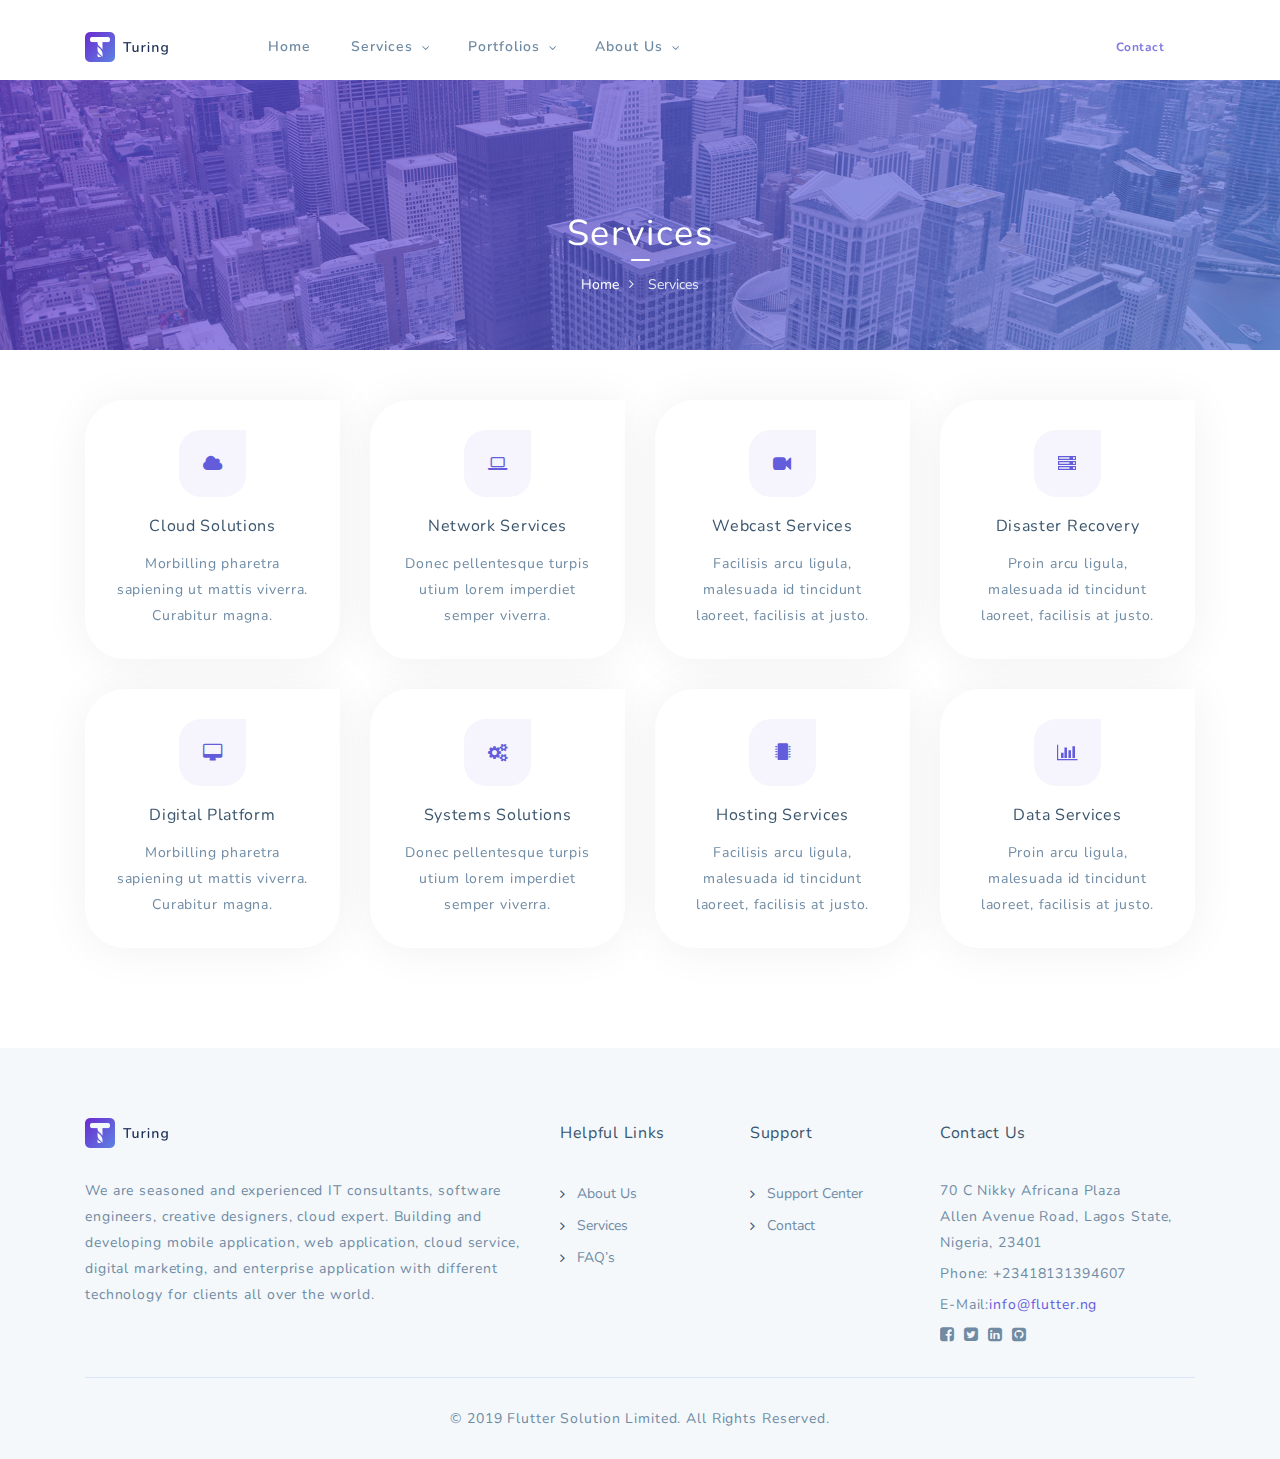
<file: features.html>
<!DOCTYPE html>
<html lang="en">
<head>
	<meta charset="UTF-8">
	<meta http-equiv="X-UA-Compatible" content="IE=edge">
	<meta name="viewport" content="width=device-width, initial-scale=1">
	<title>Turing - IT Solutions and Corporate Template</title>
	<meta name="description" content="Turing - IT Solutions and Corporate template by tempload." />
	<meta name="keywords" content="turing, startup, saas, agency, development, html, template, tempload" />
	<meta name="author" content="tempload"/>

	<!-- Favicon -->
	<link rel="icon" type="image/png" href="assets/images/favicon/favicon.png" />

	<!-- Bootstrap & Plugins CSS -->
	<link href="assets/css/bootstrap.min.css" rel="stylesheet" type="text/css">
	<link href="assets/css/font-awesome.min.css" rel="stylesheet" type="text/css">

	<!-- Custom CSS -->
	<link href="assets/css/blue.css?v=1.1" rel="stylesheet" type="text/css">

	<!-- Global site tag (gtag.js) - Google Analytics -->
	<script async src="https://www.googletagmanager.com/gtag/js?id=UA-118135390-1"></script>
	<script>
		window.dataLayer = window.dataLayer || [];
		function gtag(){dataLayer.push(arguments);}
		gtag('js', new Date());

		gtag('config', 'UA-118135390-1');
	</script>
</head>
<body>

	<!-- ***** Preloader Start ***** -->
	<div id="preloader">
		<div id="loader" class="spinner">
			<div id="shadow"></div>
			<div id="box"></div>
		</div>
	</div>
	<!-- ***** Preloader End ***** -->

	
	<!-- ***** Header Area Start ***** -->
	<header class="header-area">
		<div class="container">
			<div class="row">
				<div class="col-12">
					<nav class="main-nav">
						<!-- ***** Logo Start ***** -->
						<a href="index.html" class="logo">
							<img src="assets/images/logo-blue.png" alt="Turing"/>
						</a>
						<!-- ***** Logo End ***** -->


						<!-- ***** Menu Start ***** -->
						<ul class="nav">
							<li><a href="index.html#welcome">Home</a></li>
							<li class="submenu">
								<a href="javascript:;"> Services</a>
								<ul>
									<li><a href="index.html#features">Software Development</a></li>
									<li><a href="index.html#features">Cloud Service</a></li>
									
									<li><a href="index.html#features">Digital Marketing</a></li>
									
								</ul>
							</li>
							<li class="submenu">
								<a href="javascript:;">Portfolios</a>
								<ul>
									<li><a href="about.html">About Us</a></li>
									<li><a href="features.html">Features</a></li>
									<!-- <li><a href="faq.html">FAQ's</a></li> -->
									<!-- <li><a href="blog.html">Blog</a></li> -->
								</ul>
							</li>

							<li class="submenu">
								<a href="javascript:;">About Us</a>
								<ul>
									<li><a href="index.html#our-team">Our Team</a></li>
									<li><a href="index.html#our-team">Area of Expertise</a></li>
								
								</ul>
							</li>
							
						</ul>
						<a class='menu-trigger'>
							<span>Menu</span>
						</a>
						<!-- ***** Menu End ***** -->

						<!-- ***** Header Buttons Start ***** -->
						<ul class="header-buttons">
							
							<li><a class="btn-nav-primary" href="contact.html">Contact</a></li>
						</ul>
						<!-- ***** Header Buttons End ***** -->
					</nav>
				</div>
			</div>
		</div>
	</header>
	<!-- ***** Header Area End ***** -->



	<section class="page">
		<!-- ***** Page Top Start ***** -->
		<div class="cover" data-image="assets/images/photos/parallax-counter.jpg">
			<div class="page-top">
				<div class="container">
					<div class="row">
						<div class="col-lg-12">
							<h1>Services</h1>
						</div>
						<div class="col-lg-12">
							<ol class="breadcrumb">
								<li><a href="index.html">Home</a></li>
								<li class="active">Services</li>
							</ol>
						</div>
					</div>
				</div>
			</div>
		</div>
		<!-- ***** Page Top End ***** -->


		<!-- ***** Page Content Start ***** -->
		<div class="page-bottom">
			<div class="container">
				<div class="row">
					<!-- ***** Features Small Item Start ***** -->
					<div class="col-lg-3 col-md-6 col-sm-6 col-12" data-scroll-reveal="enter bottom move 50px over 0.6s after 0.2s">
						<a href="features-single.html" class="features-small-item">
							<div class="icon">
								<i class="fa fa-cloud"></i>
							</div>
							<h5 class="features-title">Cloud Solutions</h5>
							<p>Morbilling pharetra sapiening ut mattis viverra. Curabitur magna.</p>
						</a>
					</div>
					<!-- ***** Features Small Item End ***** -->

					<!-- ***** Features Small Item Start ***** -->
					<div class="col-lg-3 col-md-6 col-sm-6 col-12" data-scroll-reveal="enter bottom move 50px over 0.6s after 0.4s">
						<a href="features-single.html" class="features-small-item">
							<div class="icon">
								<i class="fa fa-laptop"></i>
							</div>
							<h5 class="features-title">Network Services</h5>
							<p>Donec pellentesque turpis utium lorem imperdiet semper viverra.</p>
						</a>
					</div>
					<!-- ***** Features Small Item End ***** -->

					<!-- ***** Features Small Item Start ***** -->
					<div class="col-lg-3 col-md-6 col-sm-6 col-12" data-scroll-reveal="enter bottom move 50px over 0.6s after 0.6s">
						<a href="features-single.html" class="features-small-item">
							<div class="icon">
								<i class="fa fa-video-camera"></i>
							</div>
							<h5 class="features-title">Webcast Services</h5>
							<p>Facilisis arcu ligula, malesuada id tincidunt laoreet, facilisis at justo.</p>
						</a>
					</div>
					<!-- ***** Features Small Item End ***** -->

					<!-- ***** Features Small Item Start ***** -->
					<div class="col-lg-3 col-md-6 col-sm-6 col-12" data-scroll-reveal="enter bottom move 50px over 0.6s after 0.8s">
						<a href="features-single.html" class="features-small-item">
							<div class="icon">
								<i class="fa fa-server"></i>
							</div>
							<h5 class="features-title">Disaster Recovery</h5>
							<p>Proin arcu ligula, malesuada id tincidunt laoreet, facilisis at justo.</p>
						</a>
					</div>
					<!-- ***** Features Small Item End ***** -->

					<!-- ***** Features Small Item Start ***** -->
					<div class="col-lg-3 col-md-6 col-sm-6 col-12" data-scroll-reveal="enter bottom move 50px over 0.6s after 0.2s">
						<a href="features-single.html" class="features-small-item">
							<div class="icon">
								<i class="fa fa-desktop"></i>
							</div>
							<h5 class="features-title">Digital Platform</h5>
							<p>Morbilling pharetra sapiening ut mattis viverra. Curabitur magna.</p>
						</a>
					</div>
					<!-- ***** Features Small Item End ***** -->

					<!-- ***** Features Small Item Start ***** -->
					<div class="col-lg-3 col-md-6 col-sm-6 col-12" data-scroll-reveal="enter bottom move 50px over 0.6s after 0.4s">
						<a href="features-single.html" class="features-small-item">
							<div class="icon">
								<i class="fa fa-cogs"></i>
							</div>
							<h5 class="features-title">Systems Solutions</h5>
							<p>Donec pellentesque turpis utium lorem imperdiet semper viverra.</p>
						</a>
					</div>
					<!-- ***** Features Small Item End ***** -->

					<!-- ***** Features Small Item Start ***** -->
					<div class="col-lg-3 col-md-6 col-sm-6 col-12" data-scroll-reveal="enter bottom move 50px over 0.6s after 0.6s">
						<a href="features-single.html" class="features-small-item">
							<div class="icon">
								<i class="fa fa-microchip"></i>
							</div>
							<h5 class="features-title">Hosting Services</h5>
							<p>Facilisis arcu ligula, malesuada id tincidunt laoreet, facilisis at justo.</p>
						</a>
					</div>
					<!-- ***** Features Small Item End ***** -->

					<!-- ***** Features Small Item Start ***** -->
					<div class="col-lg-3 col-md-6 col-sm-6 col-12" data-scroll-reveal="enter bottom move 50px over 0.6s after 0.8s">
						<a href="features-single.html" class="features-small-item">
							<div class="icon">
								<i class="fa fa-bar-chart-o"></i>
							</div>
							<h5 class="features-title">Data Services</h5>
							<p>Proin arcu ligula, malesuada id tincidunt laoreet, facilisis at justo.</p>
						</a>
					</div>
					<!-- ***** Features Small Item End ***** -->
				</div>
			</div>
		</div>
		<!-- ***** Page Content End ***** -->
	</section>


	
	<!-- ***** Footer Start ***** -->
	<footer>
		<div class="container">
			<div class="row">
				<div class="col-lg-5 col-md-12 col-sm-12">
					<img src="assets/images/logo-blue.png" class="logo" alt="">
					<div class="text">We are seasoned and experienced IT consultants, software engineers, creative designers, cloud expert. Building and developing mobile application, web application, cloud service, digital marketing, and enterprise application with different technology for clients all over the world.</div>
				</div>
				<div class="col-lg-2 col-md-4 col-sm-6 col-6">
					<h5>Helpful Links</h5>
					<ul class="footer-nav">
						<li><a href="#"><i class="fa fa-angle-right"></i><span>About Us</span></a></li>
						<li><a href="#"><i class="fa fa-angle-right"></i><span>Services</span></a></li>
						<li><a href="#"><i class="fa fa-angle-right"></i><span>FAQ’s</span></a></li>
						<!-- <li><a href="#"><i class="fa fa-angle-right"></i><span>Blog</span></a></li> -->
					</ul>
				</div>
				<div class="col-lg-2 col-md-4 col-sm-6 col-6">
					<h5>Support</h5>
					<ul class="footer-nav">
						<!-- <li><a href="#"><i class="fa fa-angle-right"></i><span>Privacy Policy</span></a></li> -->
						<!-- <li><a href="#"><i class="fa fa-angle-right"></i><span>Terms of Use</span></a></li> -->
						<li><a href="#"><i class="fa fa-angle-right"></i><span>Support Center</span></a></li>
						<li><a href="#"><i class="fa fa-angle-right"></i><span>Contact</span></a></li>
					</ul>
				</div>
				<div class="col-lg-3 col-md-4 col-sm-12">
					<h5>Contact Us</h5>
					<div class="address">
						<p>70 C Nikky Africana Plaza<br>Allen Avenue Road, Lagos State, Nigeria, 23401</p>
						<p>Phone: +23418131394607</p>
						<p><span>E-Mail:</span><a href="#">info@flutter.ng</a></p>
						<ul class="social">
							<li><a href="#"><i class="fa fa-facebook-square"></i></a></li>
							<li><a href="#"><i class="fa fa-twitter-square"></i></a></li>
							<li><a href="#"><i class="fa fa-linkedin-square"></i></a></li>
							<!-- <li><a href="#"><i class="fa fa-google-plus-square"></i></a></li> -->
							<li><a href="#"><i class="fa fa-github-square"></i></a></li>
						</ul>
					</div>
				</div>
			</div>
			<div class="row">
				<div class="col-lg-12">
					<p class="copyright">© 2019 Flutter Solution Limited. All Rights Reserved.</p>
				</div>
			</div>
		</div>
	</footer>



	<!-- jQuery -->
	<script src="assets/js/jquery-2.1.0.min.js"></script>

	<!-- Bootstrap -->
	<script src="assets/js/popper.js"></script>
	<script src="assets/js/bootstrap.min.js"></script>

	<!-- Plugins -->
	<script src="assets/js/scrollreveal.min.js"></script>
	<script src="assets/js/parallax.min.js"></script>
	<script src="assets/js/waypoints.min.js"></script>
	<script src="assets/js/jquery.counterup.min.js"></script>
	<script src="assets/js/imgfix.min.js"></script>	

	<!-- Global Init -->
	<script src="assets/js/custom.js"></script>
</body>
</html>
</file>
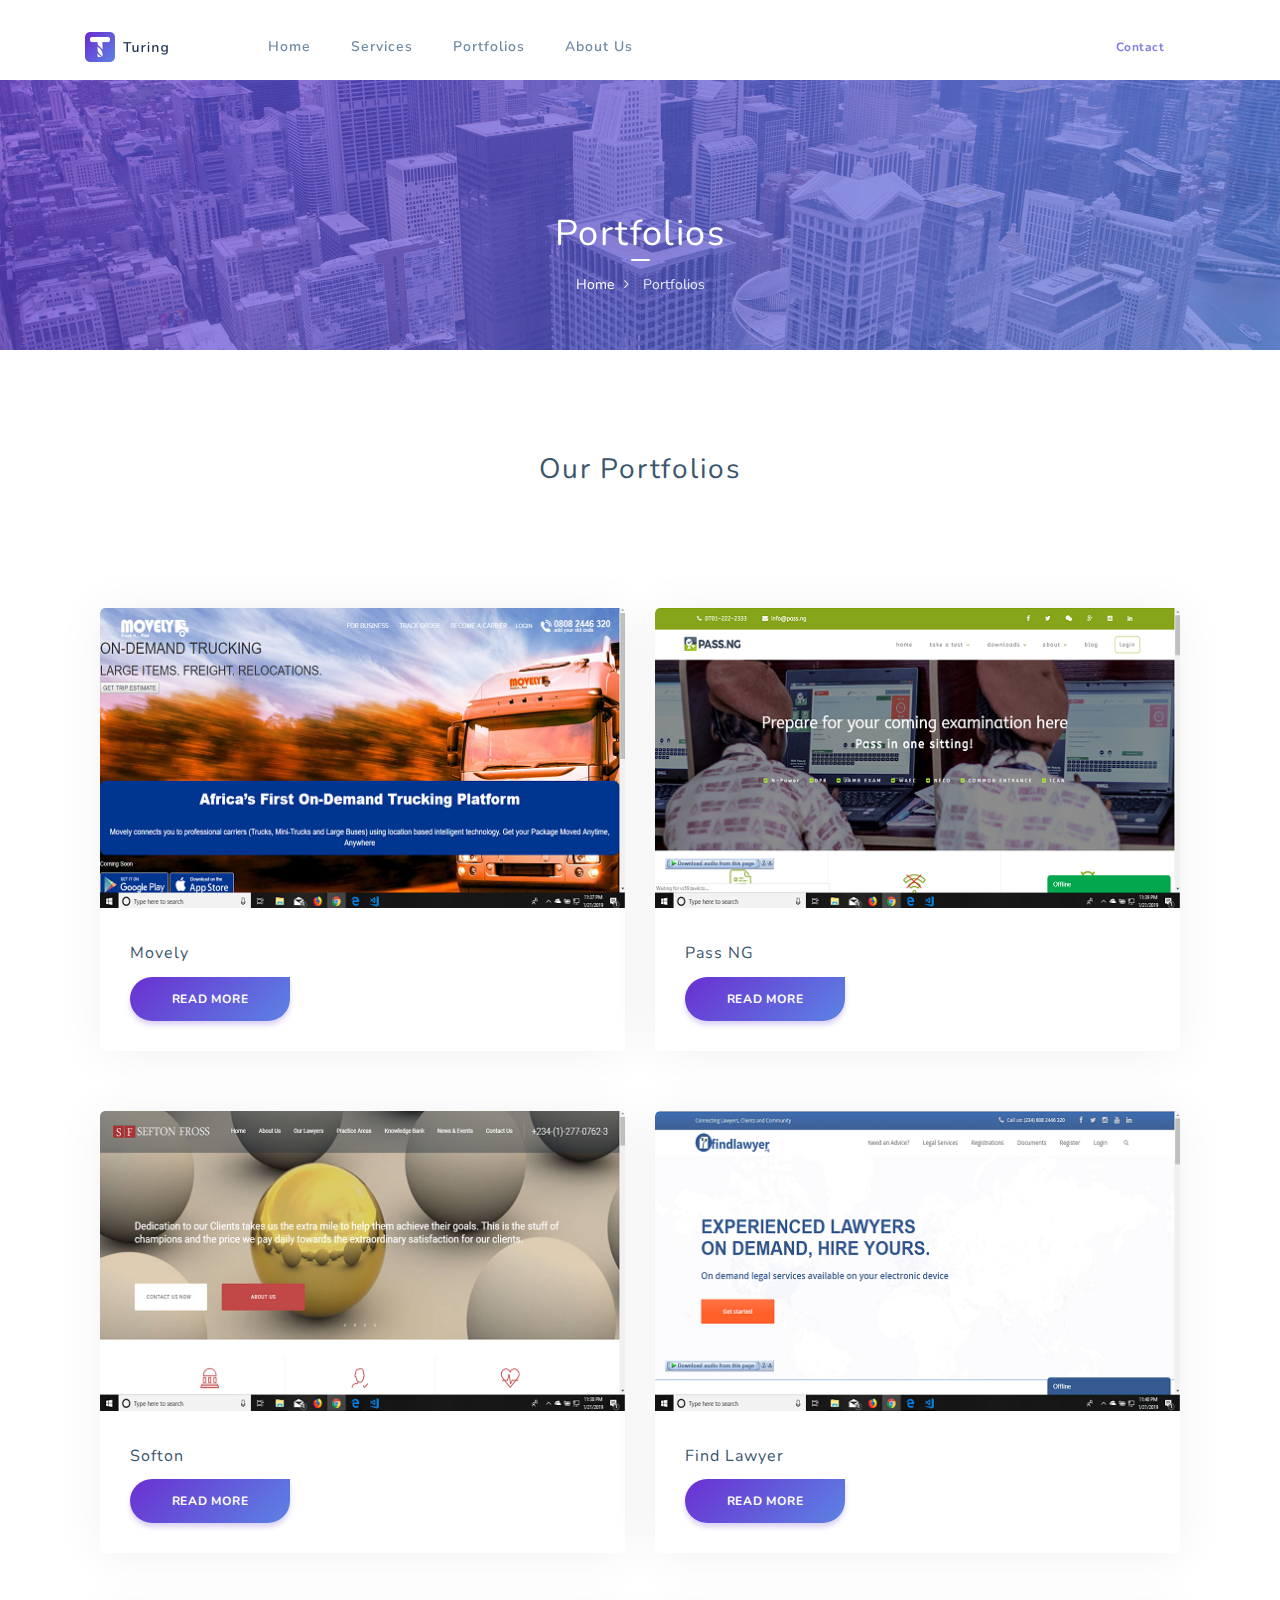
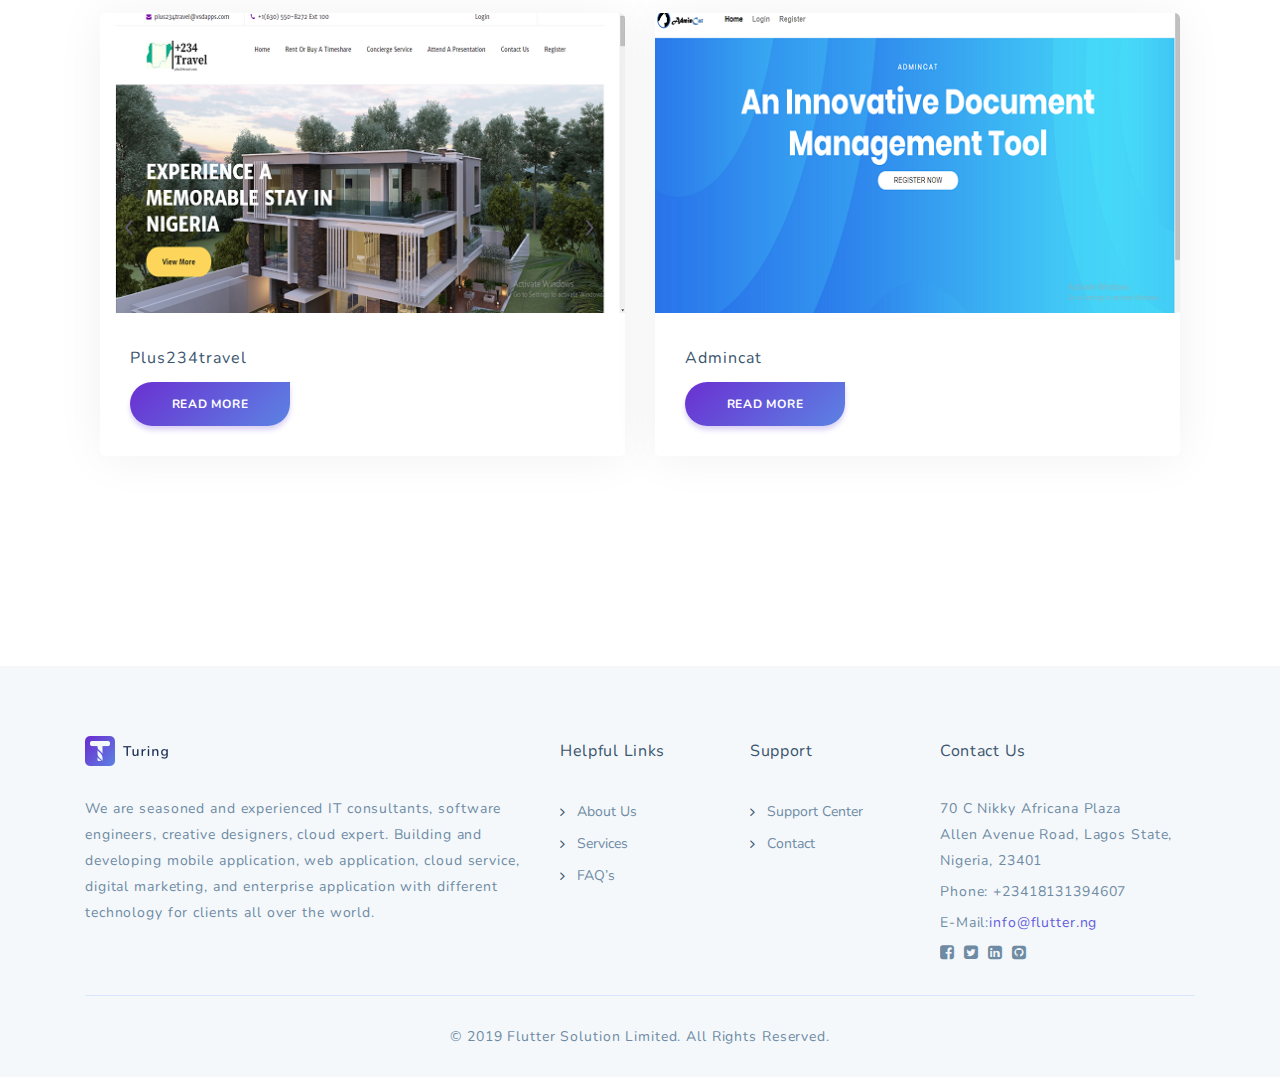
<file: portfolio.html>
<!DOCTYPE html>
<html lang="en">
<head>
	<meta charset="UTF-8">
	<meta http-equiv="X-UA-Compatible" content="IE=edge">
	<meta name="viewport" content="width=device-width, initial-scale=1">
	<title>Turing - IT Solutions and Corporate Template</title>
	<meta name="description" content="Turing - IT Solutions and Corporate template by tempload." />
	<meta name="keywords" content="turing, startup, saas, agency, development, html, template, tempload" />
	<meta name="author" content="tempload"/>

	<!-- Favicon -->
	<link rel="icon" type="image/png" href="assets/images/favicon/favicon.png" />

	<!-- Bootstrap & Plugins CSS -->
	<link href="assets/css/bootstrap.min.css" rel="stylesheet" type="text/css">
	<link href="assets/css/font-awesome.min.css" rel="stylesheet" type="text/css">

	<!-- Custom CSS -->
	<link href="assets/css/blue.css?v=1.1" rel="stylesheet" type="text/css">

	<!-- Global site tag (gtag.js) - Google Analytics -->
	<script async src="https://www.googletagmanager.com/gtag/js?id=UA-118135390-1"></script>
	<script>
		window.dataLayer = window.dataLayer || [];
		function gtag(){dataLayer.push(arguments);}
		gtag('js', new Date());

		gtag('config', 'UA-118135390-1');
	</script>
</head>
<body>

	<!-- ***** Preloader Start ***** -->
	<div id="preloader">
		<div id="loader" class="spinner">
			<div id="shadow"></div>
			<div id="box"></div>
		</div>
	</div>
	<!-- ***** Preloader End ***** -->

	
	<!-- ***** Header Area Start ***** -->
	<header class="header-area">
		<div class="container">
			<div class="row">
				<div class="col-12">
					<nav class="main-nav">
						<!-- ***** Logo Start ***** -->
						<a href="index.html" class="logo">
							<img src="assets/images/logo-blue.png" alt="Turing"/>
						</a>
						<!-- ***** Logo End ***** -->


						<!-- ***** Menu Start ***** -->
						<ul class="nav">
							<li><a href="index.html#welcome">Home</a></li>
							<li class="">
								<a href="services.html"> Services</a>
							
							
							</li>
							<li class="">
								<a href="portfolio.html">Portfolios</a>
								
							</li>

							<li class="">
								<a href="about.html">About Us</a>
							
							</li>
							
						</ul>
						<a class='menu-trigger'>
							<span>Menu</span>
						</a>
						<!-- ***** Menu End ***** -->

						<!-- ***** Header Buttons Start ***** -->
						<ul class="header-buttons">
							
							<li><a class="btn-nav-primary" href="contact.html">Contact</a></li>
						</ul>
						<!-- ***** Header Buttons End ***** -->
					</nav>
				</div>
			</div>
		</div>
	</header>
	<!-- ***** Header Area End ***** -->



	<section class="page">
		<!-- ***** Page Top Start ***** -->
		<div class="cover" data-image="assets/images/photos/parallax-counter.jpg">
			<div class="page-top">
				<div class="container">
					<div class="row">
						<div class="col-lg-12">
							<h1>Portfolios</h1>
						</div>
						<div class="col-lg-12">
							<ol class="breadcrumb">
								<li><a href="index.html">Home</a></li>
								<li class="active">Portfolios</li>
							</ol>
						</div>
					</div>
				</div>
			</div>
        </div>
	
		<!-- ***** Page Top End ***** -->


        <section class="section padding-bottom-80" id="our-team">
            <div class="container">
                <!-- ***** Section Title Start ***** -->
                <div class="row">
                    <div class="col-lg-12">
                        <div class="center-heading">
                            <h2 class="section-title">Our Portfolios</h2>
                        </div>
                    </div>
                    <div class="offset-lg-3 col-lg-6">
                        <div class="center-text">
                           
                        </div>
                    </div>
                </div>
                <!-- ***** Section Title End ***** -->
    
		<!-- ***** Page Content Start ***** -->
		<div class="page-bottom">
			<div class="container">
				<div class="row">
					<!-- ***** Page Content Start ***** -->
					<div class="col-lg-12 col-md-12 col-sm-12">
						<div class="blog-list">
							<div class="row">

								<div class="col-lg-6 col-md-6 col-sm-12">
									<div class="blog-post-thumb">
										<div class="img">
												<a href="http://movely.intemporel.com.ng/" target="_blank">
													<img src="assets/images/photos/portfolios/movely.png" alt="movely">
												</a>
											
										</div>
										
										<h3>
											<a href="http://movely.intemporel.com.ng/" target="_blank">Movely</a>
										</h3>
										
										<a href="http://movely.intemporel.com.ng/" target="_blank" class="btn-primary-line">Read More</a>
									</div>
								</div>
							

								<div class="col-lg-6 col-md-6 col-sm-12">
									<div class="blog-post-thumb">
										<div class="img">
										<a href="https://pass.ng/" target="_blank">
											<img src="assets/images/photos/portfolios/passng.png" alt="Pass">
											</a>
										
										</div>
										
										<h3>
											<a href="https://pass.ng/">Pass NG </a>
										</h3>
										
										<a href="https://pass.ng/" class="btn-primary-line">Read More</a>
									</div>
								</div>
								

								<div class="col-lg-6 col-md-6 col-sm-12">
										<div class="blog-post-thumb">
											<div class="img">
											<a href="https://seftonfross.com/" target="_blank">
												<img src="assets/images/photos/portfolios/softon.png" alt="softon">
												</a>
											
											</div>
											
											<h3>
												<a href="https://seftonfross.com/">Softon</a>
											</h3>
											
											<a href="https://seftonfross.com/" class="btn-primary-line">Read More</a>
										</div>
									</div>
								

								<div class="col-lg-6 col-md-6 col-sm-12">
										<div class="blog-post-thumb">
											<div class="img">
											<a href="https://findlawyer.ng/" target="_blank">
												<img src="assets/images/photos/portfolios/findlawyer.png" alt="findlawyer">
												</a>
											
											</div>
											
											<h3>
												<a href="https://findlawyer.ng/">Find Lawyer </a>
											</h3>
											
											<a href="https://findlawyer.ng/" class="btn-primary-line">Read More</a>
										</div>
									</div>
								
								
									<div class="col-lg-6 col-md-6 col-sm-12">
											<div class="blog-post-thumb">
												<div class="img">
												<a href="https://www.plus234travel.com/" target="_blank">
													<img src="assets/images/photos/portfolios/travel9ja.png" alt="plus234travel">
													</a>
												
												</div>
												
												<h3>
													<a href="https://www.plus234travel.com/">Plus234travel </a>
												</h3>
												
												<a href="https://www.plus234travel.com/" class="btn-primary-line">Read More</a>
											</div>
										</div>


										<div class="col-lg-6 col-md-6 col-sm-12">
												<div class="blog-post-thumb">
													<div class="img">
													<a href="https://www.admincat.net/" target="_blank">
														<img src="assets/images/photos/portfolios/admincat.png" alt="admincat">
														</a>
													
													</div>
													
													<h3>
														<a href="https://www.admincat/">Admincat </a>
													</h3>
													
													<a href="https://www.admincat.net/" class="btn-primary-line">Read More</a>
												</div>
											</div>
                                
                                
							</div>
						</div>

					
					</div>
					
				</div>
			</div>
		</div>

        </section>
		<!-- ***** Page Content End ***** -->
	</section>


	
	<!-- ***** Footer Start ***** -->
	<footer>
		<div class="container">
			<div class="row">
				<div class="col-lg-5 col-md-12 col-sm-12">
					<img src="assets/images/logo-blue.png" class="logo" alt="">
					<div class="text">We are seasoned and experienced IT consultants, software engineers, creative designers, cloud expert. Building and developing mobile application, web application, cloud service, digital marketing, and enterprise application with different technology for clients all over the world.</div>
				</div>
				<div class="col-lg-2 col-md-4 col-sm-6 col-6">
					<h5>Helpful Links</h5>
					<ul class="footer-nav">
						<li><a href="#"><i class="fa fa-angle-right"></i><span>About Us</span></a></li>
						<li><a href="#"><i class="fa fa-angle-right"></i><span>Services</span></a></li>
						<li><a href="#"><i class="fa fa-angle-right"></i><span>FAQ’s</span></a></li>
						<!-- <li><a href="#"><i class="fa fa-angle-right"></i><span>Blog</span></a></li> -->
					</ul>
				</div>
				<div class="col-lg-2 col-md-4 col-sm-6 col-6">
					<h5>Support</h5>
					<ul class="footer-nav">
						<!-- <li><a href="#"><i class="fa fa-angle-right"></i><span>Privacy Policy</span></a></li> -->
						<!-- <li><a href="#"><i class="fa fa-angle-right"></i><span>Terms of Use</span></a></li> -->
						<li><a href="#"><i class="fa fa-angle-right"></i><span>Support Center</span></a></li>
						<li><a href="#"><i class="fa fa-angle-right"></i><span>Contact</span></a></li>
					</ul>
				</div>
				<div class="col-lg-3 col-md-4 col-sm-12">
					<h5>Contact Us</h5>
					<div class="address">
						<p>70 C Nikky Africana Plaza<br>Allen Avenue Road, Lagos State, Nigeria, 23401</p>
						<p>Phone: +23418131394607</p>
						<p><span>E-Mail:</span><a href="#">info@flutter.ng</a></p>
						<ul class="social">
							<li><a href="#"><i class="fa fa-facebook-square"></i></a></li>
							<li><a href="#"><i class="fa fa-twitter-square"></i></a></li>
							<li><a href="#"><i class="fa fa-linkedin-square"></i></a></li>
							<!-- <li><a href="#"><i class="fa fa-google-plus-square"></i></a></li> -->
							<li><a href="#"><i class="fa fa-github-square"></i></a></li>
						</ul>
					</div>
				</div>
			</div>
			<div class="row">
				<div class="col-lg-12">
					<p class="copyright">© 2019 Flutter Solution Limited. All Rights Reserved.</p>
				</div>
			</div>
		</div>
	</footer>



	<!-- jQuery -->
	<script src="assets/js/jquery-2.1.0.min.js"></script>

	<!-- Bootstrap -->
	<script src="assets/js/popper.js"></script>
	<script src="assets/js/bootstrap.min.js"></script>

	<!-- Plugins -->
	<script src="assets/js/scrollreveal.min.js"></script>
	<script src="assets/js/parallax.min.js"></script>
	<script src="assets/js/waypoints.min.js"></script>
	<script src="assets/js/jquery.counterup.min.js"></script>
	<script src="assets/js/imgfix.min.js"></script>	

	<!-- Global Init -->
	<script src="assets/js/custom.js"></script>
</body>
</html>
</file>
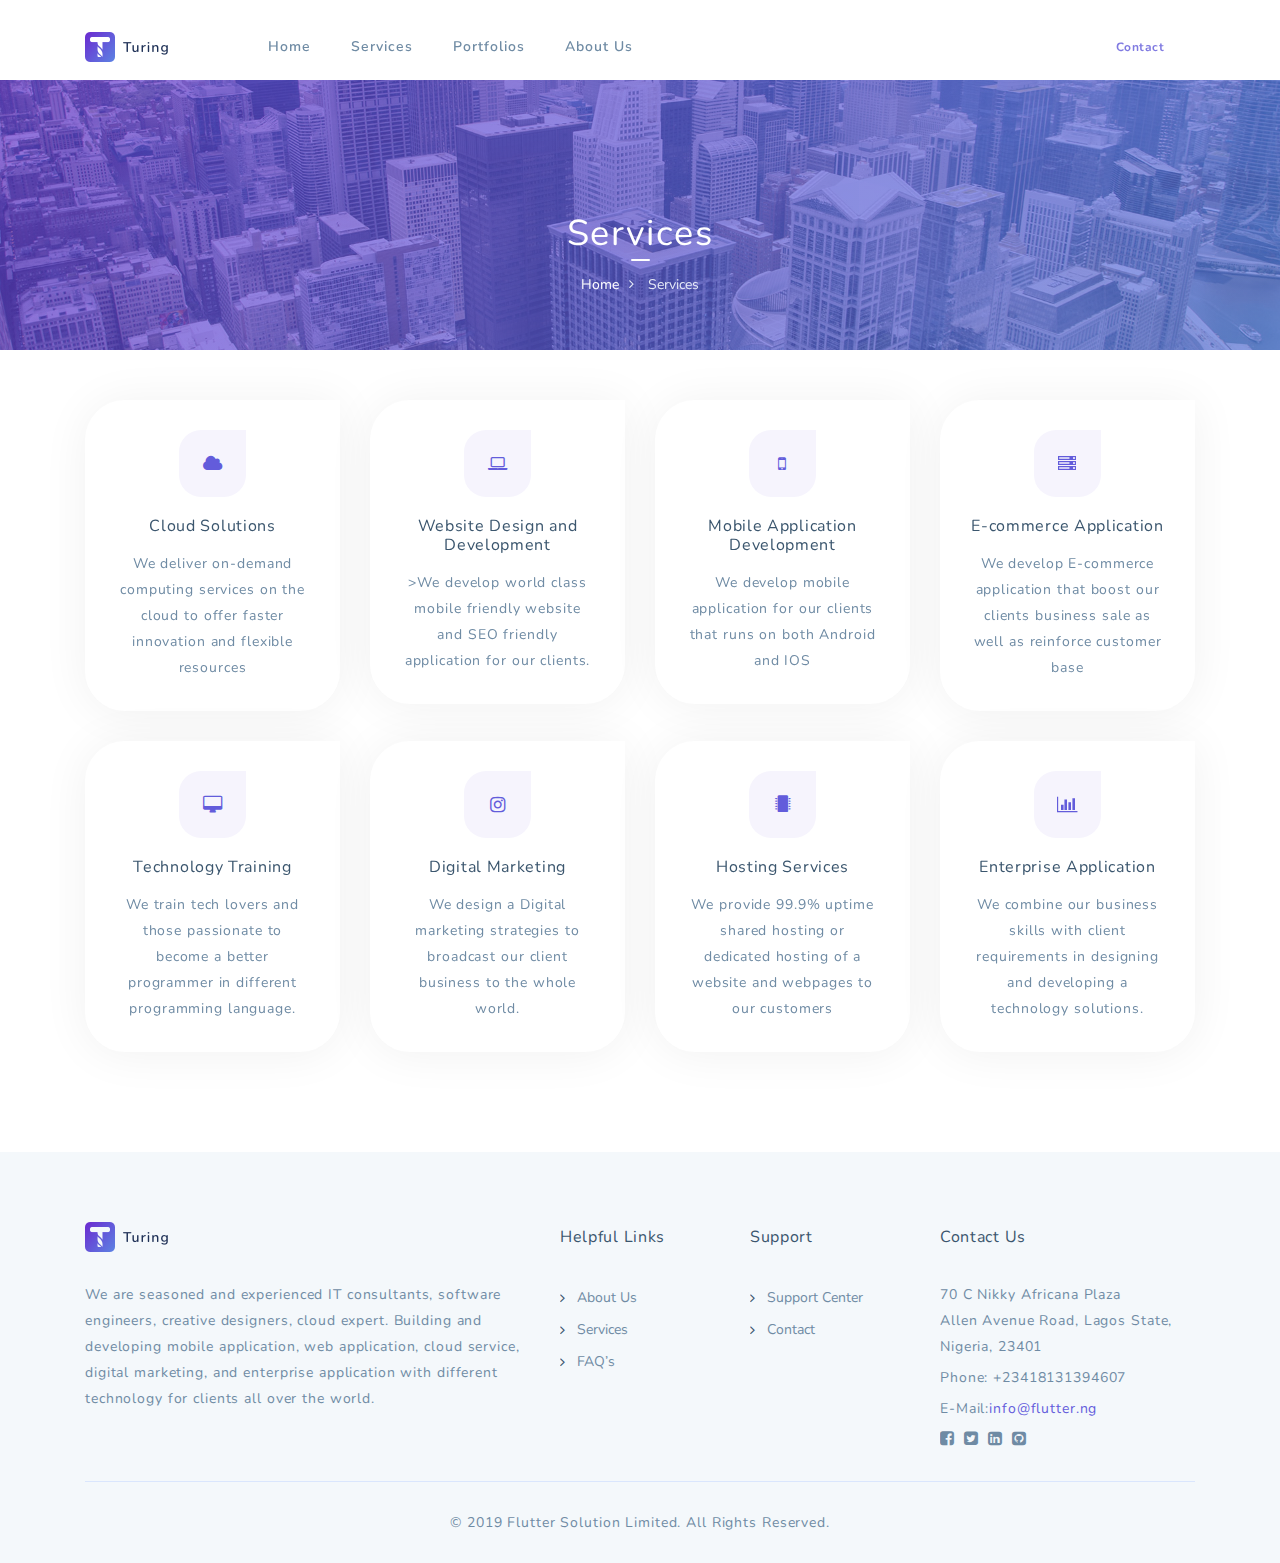
<file: services.html>
<!DOCTYPE html>
<html lang="en">
<head>
	<meta charset="UTF-8">
	<meta http-equiv="X-UA-Compatible" content="IE=edge">
	<meta name="viewport" content="width=device-width, initial-scale=1">
	<title>Turing - IT Solutions and Corporate Template</title>
	<meta name="description" content="Turing - IT Solutions and Corporate template by tempload." />
	<meta name="keywords" content="turing, startup, saas, agency, development, html, template, tempload" />
	<meta name="author" content="tempload"/>

	<!-- Favicon -->
	<link rel="icon" type="image/png" href="assets/images/favicon/favicon.png" />

	<!-- Bootstrap & Plugins CSS -->
	<link href="assets/css/bootstrap.min.css" rel="stylesheet" type="text/css">
	<link href="assets/css/font-awesome.min.css" rel="stylesheet" type="text/css">

	<!-- Custom CSS -->
	<link href="assets/css/blue.css?v=1.1" rel="stylesheet" type="text/css">

	<!-- Global site tag (gtag.js) - Google Analytics -->
	<script async src="https://www.googletagmanager.com/gtag/js?id=UA-118135390-1"></script>
	<script>
		window.dataLayer = window.dataLayer || [];
		function gtag(){dataLayer.push(arguments);}
		gtag('js', new Date());

		gtag('config', 'UA-118135390-1');
	</script>
</head>
<body>

	<!-- ***** Preloader Start ***** -->
	<div id="preloader">
		<div id="loader" class="spinner">
			<div id="shadow"></div>
			<div id="box"></div>
		</div>
	</div>
	<!-- ***** Preloader End ***** -->

	
	<!-- ***** Header Area Start ***** -->
	<header class="header-area">
		<div class="container">
			<div class="row">
				<div class="col-12">
					<nav class="main-nav">
						<!-- ***** Logo Start ***** -->
						<a href="index.html" class="logo">
							<img src="assets/images/logo-blue.png" alt="Turing"/>
						</a>
						<!-- ***** Logo End ***** -->


						<!-- ***** Menu Start ***** -->
						<ul class="nav">
							<li><a href="index.html#welcome">Home</a></li>
							<li class="">
								<a href="services.html"> Services</a>
								
							</li>
							<li class="">
								<a href="portfolio.html">Portfolios</a>
							
							</li>

							<li class="">
								<a href="about.html">About Us</a>
								
							</li>
							
						</ul>
						<a class='menu-trigger'>
							<span>Menu</span>
						</a>
						<!-- ***** Menu End ***** -->

						<!-- ***** Header Buttons Start ***** -->
						<ul class="header-buttons">
							
							<li><a class="btn-nav-primary" href="contact.html">Contact</a></li>
						</ul>
						<!-- ***** Header Buttons End ***** -->
					</nav>
				</div>
			</div>
		</div>
	</header>
	<!-- ***** Header Area End ***** -->



	<section class="page">
		<!-- ***** Page Top Start ***** -->
		<div class="cover" data-image="assets/images/photos/parallax-counter.jpg">
			<div class="page-top">
				<div class="container">
					<div class="row">
						<div class="col-lg-12">
							<h1>Services</h1>
						</div>
						<div class="col-lg-12">
							<ol class="breadcrumb">
								<li><a href="index.html">Home</a></li>
								<li class="active">Services</li>
							</ol>
						</div>
					</div>
				</div>
			</div>
		</div>
		<!-- ***** Page Top End ***** -->


		<!-- ***** Page Content Start ***** -->
		<div class="page-bottom">
			<div class="container">
				<div class="row">
					<!-- ***** Features Small Item Start ***** -->
					<div class="col-lg-3 col-md-6 col-sm-6 col-12" data-scroll-reveal="enter bottom move 50px over 0.6s after 0.2s">
						<a href="features-single.html" class="features-small-item">
							<div class="icon">
								<i class="fa fa-cloud"></i>
							</div>
							<h5 class="features-title">Cloud Solutions</h5>
							<p>We deliver on-demand computing services on the cloud to offer faster innovation and flexible resources </p>
						</a>
					</div>
					<!-- ***** Features Small Item End ***** -->

					<!-- ***** Features Small Item Start ***** -->
					<div class="col-lg-3 col-md-6 col-sm-6 col-12" data-scroll-reveal="enter bottom move 50px over 0.6s after 0.4s">
						<a href="features-single.html" class="features-small-item">
							<div class="icon">
								<i class="fa fa-laptop"></i>
							</div>
							<h5 class="features-title">Website Design and Development</h5>
							<p>>We develop world class mobile friendly website and SEO friendly application for our clients.</p>
						</a>
					</div>
					<!-- ***** Features Small Item End ***** -->

					<!-- ***** Features Small Item Start ***** -->
					<div class="col-lg-3 col-md-6 col-sm-6 col-12" data-scroll-reveal="enter bottom move 50px over 0.6s after 0.6s">
						<a href="features-single.html" class="features-small-item">
							<div class="icon">
								<i class="fa fa-mobile-phone"></i>
							</div>
							<h5 class="features-title">Mobile Application Development</h5>
							<p>We develop mobile application for our clients that runs on both Android and IOS</p>
						</a>
					</div>
					<!-- ***** Features Small Item End ***** -->

					<!-- ***** Features Small Item Start ***** -->
					<div class="col-lg-3 col-md-6 col-sm-6 col-12" data-scroll-reveal="enter bottom move 50px over 0.6s after 0.8s">
						<a href="features-single.html" class="features-small-item">
							<div class="icon">
								<i class="fa fa-server"></i>
							</div>
							<h5 class="features-title">E-commerce Application</h5>
							<p> We develop E-commerce application that boost our clients business sale as well as reinforce customer base</p>
						</a>
					</div>
					<!-- ***** Features Small Item End ***** -->

					<!-- ***** Features Small Item Start ***** -->
					<div class="col-lg-3 col-md-6 col-sm-6 col-12" data-scroll-reveal="enter bottom move 50px over 0.6s after 0.2s">
						<a href="features-single.html" class="features-small-item">
							<div class="icon">
								<i class="fa fa-desktop"></i>
							</div>
							<h5 class="features-title">Technology Training</h5>
							<p>We train tech lovers and those passionate to become a better programmer in different programming language.</p>
						</a>
					</div>
					<!-- ***** Features Small Item End ***** -->

					<!-- ***** Features Small Item Start ***** -->
					<div class="col-lg-3 col-md-6 col-sm-6 col-12" data-scroll-reveal="enter bottom move 50px over 0.6s after 0.4s">
						<a href="features-single.html" class="features-small-item">
							<div class="icon">
								<i class="fa fa-instagram"></i>
							</div>
							<h5 class="features-title">Digital Marketing</h5>
							<p>We design a Digital marketing strategies to broadcast our client business to the whole world.</p>
						</a>
					</div>
					<!-- ***** Features Small Item End ***** -->

					<!-- ***** Features Small Item Start ***** -->
					<div class="col-lg-3 col-md-6 col-sm-6 col-12" data-scroll-reveal="enter bottom move 50px over 0.6s after 0.6s">
						<a href="features-single.html" class="features-small-item">
							<div class="icon">
								<i class="fa fa-microchip"></i>
							</div>
							<h5 class="features-title">Hosting Services</h5>
							<p>We provide 99.9% uptime shared hosting or dedicated hosting of a website and webpages to our customers</p>
						</a>
					</div>
					<!-- ***** Features Small Item End ***** -->

					<!-- ***** Features Small Item Start ***** -->
					<div class="col-lg-3 col-md-6 col-sm-6 col-12" data-scroll-reveal="enter bottom move 50px over 0.6s after 0.8s">
						<a href="features-single.html" class="features-small-item">
							<div class="icon">
								<i class="fa fa-bar-chart-o"></i>
							</div>
							<h5 class="features-title">Enterprise Application</h5>
							<p>We combine our business skills with client requirements in designing and developing a technology solutions.</p>
						</a>
					</div>
					<!-- ***** Features Small Item End ***** -->
				</div>
			</div>
		</div>
		<!-- ***** Page Content End ***** -->
	</section>


	
	<!-- ***** Footer Start ***** -->
	<footer>
		<div class="container">
			<div class="row">
				<div class="col-lg-5 col-md-12 col-sm-12">
					<img src="assets/images/logo-blue.png" class="logo" alt="">
					<div class="text">We are seasoned and experienced IT consultants, software engineers, creative designers, cloud expert. Building and developing mobile application, web application, cloud service, digital marketing, and enterprise application with different technology for clients all over the world.</div>
				</div>
				<div class="col-lg-2 col-md-4 col-sm-6 col-6">
					<h5>Helpful Links</h5>
					<ul class="footer-nav">
						<li><a href="#"><i class="fa fa-angle-right"></i><span>About Us</span></a></li>
						<li><a href="#"><i class="fa fa-angle-right"></i><span>Services</span></a></li>
						<li><a href="#"><i class="fa fa-angle-right"></i><span>FAQ’s</span></a></li>
						<!-- <li><a href="#"><i class="fa fa-angle-right"></i><span>Blog</span></a></li> -->
					</ul>
				</div>
				<div class="col-lg-2 col-md-4 col-sm-6 col-6">
					<h5>Support</h5>
					<ul class="footer-nav">
						<!-- <li><a href="#"><i class="fa fa-angle-right"></i><span>Privacy Policy</span></a></li> -->
						<!-- <li><a href="#"><i class="fa fa-angle-right"></i><span>Terms of Use</span></a></li> -->
						<li><a href="#"><i class="fa fa-angle-right"></i><span>Support Center</span></a></li>
						<li><a href="#"><i class="fa fa-angle-right"></i><span>Contact</span></a></li>
					</ul>
				</div>
				<div class="col-lg-3 col-md-4 col-sm-12">
					<h5>Contact Us</h5>
					<div class="address">
						<p>70 C Nikky Africana Plaza<br>Allen Avenue Road, Lagos State, Nigeria, 23401</p>
						<p>Phone: +23418131394607</p>
						<p><span>E-Mail:</span><a href="#">info@flutter.ng</a></p>
						<ul class="social">
							<li><a href="#"><i class="fa fa-facebook-square"></i></a></li>
							<li><a href="#"><i class="fa fa-twitter-square"></i></a></li>
							<li><a href="#"><i class="fa fa-linkedin-square"></i></a></li>
							<!-- <li><a href="#"><i class="fa fa-google-plus-square"></i></a></li> -->
							<li><a href="#"><i class="fa fa-github-square"></i></a></li>
						</ul>
					</div>
				</div>
			</div>
			<div class="row">
				<div class="col-lg-12">
					<p class="copyright">© 2019 Flutter Solution Limited. All Rights Reserved.</p>
				</div>
			</div>
		</div>
	</footer>



	<!-- jQuery -->
	<script src="assets/js/jquery-2.1.0.min.js"></script>

	<!-- Bootstrap -->
	<script src="assets/js/popper.js"></script>
	<script src="assets/js/bootstrap.min.js"></script>

	<!-- Plugins -->
	<script src="assets/js/scrollreveal.min.js"></script>
	<script src="assets/js/parallax.min.js"></script>
	<script src="assets/js/waypoints.min.js"></script>
	<script src="assets/js/jquery.counterup.min.js"></script>
	<script src="assets/js/imgfix.min.js"></script>	

	<!-- Global Init -->
	<script src="assets/js/custom.js"></script>
</body>
</html>
</file>
<file: assets/css/blue.css>
/* ----------------------------------------------------------------------------------------
Template: Turing - IT Solutions and Corporate Template
Version: 1.0.0
Author: tempload - support@tempload.com
 -----------------------------------------------------------------------------------------*/
/* ---------------------------------------------
Table of contents
------------------------------------------------
01. font & reset css
02. reset
03. global styles
04. header
05. welcome
06. features
07. team
08. pricing
09. blog
10. footer
11. pages
12. faq
13. aside
14. contact
15. preloader

--------------------------------------------- */
/* 
---------------------------------------------
font & reset css
--------------------------------------------- 
*/
@import url("https://fonts.googleapis.com/css?family=Nunito:300,400,600,700&subset=latin-ext");
/* 
---------------------------------------------
reset
--------------------------------------------- 
*/
html, body, div, span, applet, object, iframe, h1, h2, h3, h4, h5, h6, p, blockquote, div
pre, a, abbr, acronym, address, big, cite, code, del, dfn, em, font, img, ins, kbd, q,
s, samp, small, strike, strong, sub, sup, tt, var, b, u, i, center, dl, dt, dd, ol, ul, li,
figure, header, nav, section, article, aside, footer, figcaption {
  margin: 0;
  padding: 0;
  border: 0;
  outline: 0;
}

.clearfix:after {
  content: ".";
  display: block;
  clear: both;
  visibility: hidden;
  line-height: 0;
  height: 0;
}

.clearfix {
  display: inline-block;
}

html[xmlns] .clearfix {
  display: block;
}

* html .clearfix {
  height: 1%;
}

ul, li {
  padding: 0;
  margin: 0;
  list-style: none;
}

header, nav, section, article, aside, footer, hgroup {
  display: block;
}

* {
  box-sizing: border-box;
}

html, body {
  font-family: "Nunito", sans-serif;
  font-weight: 400;
  background-color: #fff;
  font-size: 16px;
  -ms-text-size-adjust: 100%;
  -webkit-font-smoothing: antialiased;
  -moz-osx-font-smoothing: grayscale;
}

a {
  text-decoration: none !important;
}

h1, h2, h3, h4, h5, h6 {
  margin-top: 0px;
  margin-bottom: 0px;
}

ul {
  margin-bottom: 0px;
}

/* 
---------------------------------------------
global styles
--------------------------------------------- 
*/
html,
body {
  background: #fff;
  color: #6F8BA4;
  font-family: "Nunito", sans-serif;
}

::selection {
  background: #635CDB;
  color: #fff;
}

::-moz-selection {
  background: #635CDB;
  color: #fff;
}

.section {
  padding-top: 100px;
  padding-bottom: 70px;
}

.section.colored {
  background: #F7FAFD;
}

.left-heading.light .section-title {
  color: #ffffff;
}

.left-heading .section-title {
  font-weight: 400;
  font-size: 28px;
  color: #3B566E;
  letter-spacing: 1.75px;
  height: 45px;
  margin-bottom: 30px;
  position: relative;
}

.left-heading .section-title:before {
  content: '';
  position: absolute;
  bottom: 0px;
  left: 0px;
  width: 19px;
  height: 2px;
  background: #635CDB;
  -webkit-border-radius: 1px;
  -moz-border-radius: 1px;
  border-radius: 1px;
}

.left-heading .section-title:after {
  content: '';
  position: absolute;
  bottom: 0px;
  left: 20px;
  width: 9px;
  height: 2px;
  background: #635CDB;
  -webkit-border-radius: 1px;
  -moz-border-radius: 1px;
  border-radius: 1px;
}

.center-heading {
  text-align: center;
}

.center-heading .section-title {
  font-weight: 400;
  font-size: 28px;
  color: #3B566E;
  letter-spacing: 1.75px;
  line-height: 38px;
  margin-bottom: 20px;
}

.center-heading.colored .section-title {
  color: #ffffff;
}

.center-text {
  text-align: center;
  font-weight: 400;
  font-size: 16px;
  color: #6F8BA4;
  line-height: 28px;
  letter-spacing: 1px;
  margin-bottom: 50px;
}

.center-text.colored {
  color: #E5E9F7;
}

.center-text p {
  margin-bottom: 30px;
}

.left-text {
  font-weight: 400;
  font-size: 16px;
  color: #6F8BA4;
  line-height: 28px;
  letter-spacing: 1px;
}

.left-text.light {
  color: #E5E9F7;
}

.left-text p {
  margin-bottom: 30px;
}

.left-text p.dark {
  color: #3B566E;
}

.padding-bottom-top-60 {
  padding-top: 60px !important;
  padding-bottom: 60px !important;
}

.padding-bottom-80 {
  padding-bottom: 80px !important;
}

.border-bottom {
  border-bottom: 1px solid #F5F5F5 !important;
}

.align-self-center {
  -ms-flex-item-align: center !important;
  align-self: center !important;
}

.align-self-bottom {
  -ms-flex-item-align: flex-end !important;
  align-self: flex-end !important;
}

.btn-primary-line {
  width: 160px;
  margin: auto;
  display: inline-block;
  height: 44px;
  line-height: 45px;
  text-align: center;
  box-shadow: 0 4px 5px 0 rgba(103, 67, 213, 0.24);
  border: none;
  border-radius: 100px 0px 100px 100px;
  background-image: linear-gradient(135deg, #6A30D1 0%, #5C83E3 100%);
  margin-bottom: 40px;
  font-weight: 700;
  font-size: 12px;
  color: #fff;
  letter-spacing: 0.75px;
  text-transform: uppercase;
  -webkit-transition: background 1s ease-out;
  -moz-transition: background 1s ease-out;
  -o-transition: background 1s ease-out;
  transition: background 1s ease-out;
  outline: none !important;
  cursor: pointer;
  position: relative;
}

.btn-primary-line:hover {
  background-image: linear-gradient(-135deg, #6A30D1 0%, #5C83E3 100%);
  color: #fff;
}

.btn-white-line {
  width: 160px;
  margin: auto;
  display: inline-block;
  height: 44px;
  line-height: 45px;
  text-align: center;
  border-radius: 100px 0px 100px 100px;
  background: #fff;
  margin-bottom: 40px;
  font-weight: 700;
  font-size: 12px;
  color: #635CDB;
  letter-spacing: 0.75px;
  text-transform: uppercase;
  -webkit-transition: all 0.3s ease 0s;
  -moz-transition: all 0.3s ease 0s;
  -o-transition: all 0.3s ease 0s;
  transition: all 0.3s ease 0s;
  outline: none !important;
  cursor: pointer;
  position: relative;
}

.btn-white-line:hover {
  background: #F6F4FD;
}

.btn-home {
  width: 100%;
  margin: auto;
  display: inline-block;
  height: 40px;
  line-height: 40px;
  box-shadow: 0 2px 48px 0 rgba(0, 0, 0, 0.06);
  border-radius: 100px 0px 100px 100px;
  background: #fff;
  margin-bottom: 20px;
  font-weight: 400;
  font-size: 14px;
  letter-spacing: 0.88px;
  outline: none !important;
  cursor: pointer;
  position: relative;
  overflow: hidden;
}

.btn-home:before {
  content: '';
  position: absolute;
  width: 100%;
  height: 100%;
  z-index: 1;
  background-image: linear-gradient(-135deg, #6A30D1 0%, #5C83E3 100%);
  -webkit-transition: all 0.3s ease 0s;
  -moz-transition: all 0.3s ease 0s;
  -o-transition: all 0.3s ease 0s;
  transition: all 0.3s ease 0s;
  opacity: 0;
}

.btn-home i {
  margin-left: 30px;
  margin-right: 10px;
  position: relative;
  z-index: 2;
  -webkit-transition: all 0.3s ease 0s;
  -moz-transition: all 0.3s ease 0s;
  -o-transition: all 0.3s ease 0s;
  transition: all 0.3s ease 0s;
  color: #3B566E;
}

.btn-home span {
  position: relative;
  z-index: 2;
  -webkit-transition: all 0.3s ease 0s;
  -moz-transition: all 0.3s ease 0s;
  -o-transition: all 0.3s ease 0s;
  transition: all 0.3s ease 0s;
  color: #3B566E;
}

.btn-home:hover, .btn-home.active {
  box-shadow: 0 4px 5px 0 rgba(103, 67, 213, 0.24);
}

.btn-home:hover i, .btn-home.active i {
  color: #fff;
  margin-left: 40px;
}

.btn-home:hover span, .btn-home.active span {
  color: #fff;
}

.btn-home:hover:before, .btn-home.active:before {
  opacity: 1;
}

.padding-bottom-0 {
  padding-bottom: 0px;
}

.padding-top-80 {
  padding-top: 80px !important;
}

.margin-bottom-0 {
  margin-bottom: 0px !important;
}

.margin-bottom-30 {
  margin-bottom: 30px !important;
}

.margin-top-30 {
  margin-top: 30px !important;
}

.margin-bottom-20 {
  margin-bottom: 20px !important;
}

.margin-bottom-60 {
  margin-bottom: 60px !important;
}

.margin-bottom-100 {
  margin-bottom: 100px !important;
}

blockquote {
  margin-bottom: 28px;
  padding: 30px;
  padding-top: 40px;
  -webkit-border-radius: 4px;
  -moz-border-radius: 4px;
  border-radius: 4px;
  background: #F4F8FB;
  overflow: hidden;
}

blockquote .text {
  position: relative;
  text-align: center;
}

blockquote .text p {
  position: relative;
  width: 100%;
  z-index: 2;
  margin-bottom: 10px !important;
}

blockquote .text:before {
  font-family: FontAwesome;
  content: "\f10d";
  position: absolute;
  left: 0px;
  top: 0px;
  z-index: 1;
  font-size: 40px;
  color: #e1ecf4;
}

blockquote .text:after {
  font-family: FontAwesome;
  content: "\f10e";
  position: absolute;
  right: 0px;
  bottom: 0px;
  z-index: 1;
  font-size: 40px;
  color: #e1ecf4;
}

blockquote .author {
  color: #3B566E;
  text-align: center;
}

.page-gallery {
  height: 185px;
  display: block;
  overflow: hidden;
  border-radius: 20px 5px 20px 20px;
  margin-bottom: 30px;
}

@media (max-width: 991px) {
  html, body {
    overflow-x: hidden;
  }
  .mobile-bottom-fix {
    margin-bottom: 30px;
  }
  .mobile-bottom-fix-big {
    margin-bottom: 60px;
  }
}

@media (max-width: 768px) {
  .page-gallery {
    height: 150px;
  }
  .btn-home {
    margin-bottom: 10px;
  }
}

/* 
---------------------------------------------
header
--------------------------------------------- 
*/
.header-area {
  position: fixed;
  top: 0px;
  left: 0px;
  right: 0px;
  z-index: 100;
  height: 100px;
  -webkit-transition: all 0.3s ease 0s;
  -moz-transition: all 0.3s ease 0s;
  -o-transition: all 0.3s ease 0s;
  transition: all 0.3s ease 0s;
}

.header-area .main-nav .logo {
  float: left;
  margin-top: 32px;
  -webkit-transition: all 0.3s ease 0s;
  -moz-transition: all 0.3s ease 0s;
  -o-transition: all 0.3s ease 0s;
  transition: all 0.3s ease 0s;
}

.header-area .main-nav .logo img {
  -webkit-transition: all 0.3s ease 0s;
  -moz-transition: all 0.3s ease 0s;
  -o-transition: all 0.3s ease 0s;
  transition: all 0.3s ease 0s;
}

.header-area .main-nav .nav {
  float: left;
  margin-top: 27px;
  margin-left: 80px;
  -webkit-transition: all 0.3s ease 0s;
  -moz-transition: all 0.3s ease 0s;
  -o-transition: all 0.3s ease 0s;
  transition: all 0.3s ease 0s;
}

.header-area .main-nav .nav li {
  padding-left: 20px;
  padding-right: 20px;
}

.header-area .main-nav .nav li:last-child {
  padding-right: 0px;
}

.header-area .main-nav .nav li a {
  display: block;
  font-weight: 600;
  font-size: 14px;
  color: #6F8BA4;
  -webkit-transition: all 0.3s ease 0s;
  -moz-transition: all 0.3s ease 0s;
  -o-transition: all 0.3s ease 0s;
  transition: all 0.3s ease 0s;
  height: 40px;
  line-height: 40px;
  border: transparent;
  letter-spacing: 1px;
}

.header-area .main-nav .nav li a:hover {
  color: #6F8BA4;
}

.header-area .main-nav .nav li.submenu {
  position: relative;
  padding-right: 35px;
}

.header-area .main-nav .nav li.submenu:after {
  font-family: FontAwesome;
  content: "\f107";
  font-size: 12px;
  color: #6F8BA4;
  position: absolute;
  right: 18px;
  top: 12px;
}

.header-area .main-nav .nav li.submenu ul {
  position: absolute;
  width: 200px;
  box-shadow: 0 2px 28px 0 rgba(0, 0, 0, 0.06);
  -webkit-border-radius: 5px;
  -moz-border-radius: 5px;
  border-radius: 5px;
  overflow: hidden;
  top: 40px;
  opacity: 0;
  transform: translateY(-2em);
  visibility: hidden;
  z-index: -1;
  transition: all 0.3s ease-in-out 0s, visibility 0s linear 0.3s, z-index 0s linear 0.01s;
}

.header-area .main-nav .nav li.submenu ul li {
  margin-left: 0px;
  padding-left: 0px;
  padding-right: 0px;
}

.header-area .main-nav .nav li.submenu ul li a {
  display: block;
  background: #fff;
  color: #3B566E;
  padding-left: 20px;
  height: 40px;
  line-height: 40px;
  -webkit-transition: all 0.3s ease 0s;
  -moz-transition: all 0.3s ease 0s;
  -o-transition: all 0.3s ease 0s;
  transition: all 0.3s ease 0s;
  position: relative;
  font-size: 13px;
  border-bottom: 1px solid #f5f5f5;
}

.header-area .main-nav .nav li.submenu ul li a:before {
  content: '';
  position: absolute;
  width: 0px;
  height: 40px;
  left: 0px;
  top: 0px;
  bottom: 0px;
  -webkit-transition: all 0.3s ease 0s;
  -moz-transition: all 0.3s ease 0s;
  -o-transition: all 0.3s ease 0s;
  transition: all 0.3s ease 0s;
  background: #635CDB;
}

.header-area .main-nav .nav li.submenu ul li a:hover {
  background: #f5f5f5;
  padding-left: 25px;
}

.header-area .main-nav .nav li.submenu ul li a:hover:before {
  width: 3px;
}

.header-area .main-nav .nav li.submenu:hover ul {
  visibility: visible;
  opacity: 1;
  z-index: 1;
  transform: translateY(0%);
  transition-delay: 0s, 0s, 0.3s;
}

.header-area .main-nav .menu-trigger {
  cursor: pointer;
  display: block;
  position: absolute;
  top: 23px;
  width: 32px;
  height: 40px;
  text-indent: -9999em;
  z-index: 99;
  right: 40px;
  display: none;
}

.header-area .main-nav .menu-trigger span,
.header-area .main-nav .menu-trigger span:before,
.header-area .main-nav .menu-trigger span:after {
  -moz-transition: all 0.4s;
  -o-transition: all 0.4s;
  -webkit-transition: all 0.4s;
  transition: all 0.4s;
  background-color: #3B566E;
  display: block;
  position: absolute;
  width: 30px;
  height: 2px;
  left: 0;
}

.header-area .main-nav .menu-trigger span:before,
.header-area .main-nav .menu-trigger span:after {
  -moz-transition: all 0.4s;
  -o-transition: all 0.4s;
  -webkit-transition: all 0.4s;
  transition: all 0.4s;
  background-color: #3B566E;
  display: block;
  position: absolute;
  width: 30px;
  height: 2px;
  left: 0;
  width: 75%;
}

.header-area .main-nav .menu-trigger span:before,
.header-area .main-nav .menu-trigger span:after {
  content: "";
}

.header-area .main-nav .menu-trigger span {
  top: 16px;
}

.header-area .main-nav .menu-trigger span:before {
  -moz-transform-origin: 33% 100%;
  -ms-transform-origin: 33% 100%;
  -webkit-transform-origin: 33% 100%;
  transform-origin: 33% 100%;
  top: -10px;
  z-index: 10;
}

.header-area .main-nav .menu-trigger span:after {
  -moz-transform-origin: 33% 0;
  -ms-transform-origin: 33% 0;
  -webkit-transform-origin: 33% 0;
  transform-origin: 33% 0;
  top: 10px;
}

.header-area .main-nav .menu-trigger.active span,
.header-area .main-nav .menu-trigger.active span:before,
.header-area .main-nav .menu-trigger.active span:after {
  background-color: transparent;
  width: 100%;
}

.header-area .main-nav .menu-trigger.active span:before {
  -moz-transform: translateY(6px) translateX(1px) rotate(45deg);
  -ms-transform: translateY(6px) translateX(1px) rotate(45deg);
  -webkit-transform: translateY(6px) translateX(1px) rotate(45deg);
  transform: translateY(6px) translateX(1px) rotate(45deg);
  background-color: #3B566E;
}

.header-area .main-nav .menu-trigger.active span:after {
  -moz-transform: translateY(-6px) translateX(1px) rotate(-45deg);
  -ms-transform: translateY(-6px) translateX(1px) rotate(-45deg);
  -webkit-transform: translateY(-6px) translateX(1px) rotate(-45deg);
  transform: translateY(-6px) translateX(1px) rotate(-45deg);
  background-color: #3B566E;
}

.header-area .main-nav .header-buttons {
  float: right;
}

.header-area .main-nav .header-buttons li {
  float: left;
}

.header-area .main-nav .header-buttons li .btn-nav-line {
  padding-left: 25px;
  padding-right: 25px;
  border: 1px solid #FFFFFF;
  border-radius: 100px 0px 100px 100px;
  display: inline-block;
  height: 30px;
  margin-top: 5px;
  line-height: 29px;
  letter-spacing: 0.5px;
  background: none;
  color: #fff;
  position: relative;
  overflow: hidden;
  margin-top: 32px;
  font-weight: 700;
  font-size: 12px;
  -webkit-transition: all 0.3s ease 0s;
  -moz-transition: all 0.3s ease 0s;
  -o-transition: all 0.3s ease 0s;
  transition: all 0.3s ease 0s;
  min-width: 110px;
  text-align: center;
}

.header-area .main-nav .header-buttons li .btn-nav-line:before {
  content: '';
  position: absolute;
  width: 100%;
  height: 100%;
  background: #fff;
  left: 0px;
  top: 0px;
  z-index: 1;
  opacity: .19;
}

.header-area .main-nav .header-buttons li .btn-nav-line span {
  position: relative;
  z-index: 2;
}

.header-area .main-nav .header-buttons li .btn-nav-line:hover {
  background: #fff;
  color: #635CDB;
}

.header-area .main-nav .header-buttons li .btn-nav-primary {
  padding-left: 25px;
  padding-right: 25px;
  border: 1px solid #FFFFFF;
  border-radius: 100px 0px 100px 100px;
  display: inline-block;
  height: 30px;
  margin-top: 5px;
  line-height: 29px;
  letter-spacing: 0.5px;
  background: #fff;
  color: #635CDB;
  position: relative;
  overflow: hidden;
  margin-left: 15px;
  margin-top: 32px;
  font-weight: 700;
  font-size: 12px;
  -webkit-transition: all 0.3s ease 0s;
  -moz-transition: all 0.3s ease 0s;
  -o-transition: all 0.3s ease 0s;
  transition: all 0.3s ease 0s;
  min-width: 110px;
  text-align: center;
}

.header-area .main-nav .header-buttons li .btn-nav-primary:before {
  content: '';
  position: absolute;
  width: 100%;
  height: 100%;
  background: #fff;
  left: 0px;
  top: 0px;
  z-index: 1;
  opacity: .19;
}

.header-area .main-nav .header-buttons li .btn-nav-primary span {
  position: relative;
  z-index: 2;
}

.header-area .main-nav .header-buttons li .btn-nav-primary:hover {
  border: 1px solid #635CDB;
  background: #635CDB;
  color: #fff;
}

.header-area.header-sticky {
  background: #fff;
  height: 80px;
  box-shadow: 0 2px 28px 0 rgba(0, 0, 0, 0.06);
}

.header-area.header-sticky .logo {
  margin-top: 26px;
}

.header-area.header-sticky .nav {
  margin-top: 21px !important;
}

.header-area.header-sticky .nav li a {
  color: #3B566E;
}

.header-area.header-sticky .nav li a:hover {
  color: #635CDB;
}

.header-area.header-sticky .nav li.submenu {
  position: relative;
}

.header-area.header-sticky .nav li.submenu:after {
  color: #3B566E;
}

.header-area.header-sticky .header-buttons {
  float: right;
}

.header-area.header-sticky .header-buttons li {
  float: left;
}

.header-area.header-sticky .header-buttons li .btn-nav-line {
  border: 1px solid #635CDB;
  color: #635CDB;
  margin-top: 24px;
}

.header-area.header-sticky .header-buttons li .btn-nav-line:hover {
  background-image: linear-gradient(135deg, #6A30D1 0%, #5C83E3 100%);
  color: #fff;
}

.header-area.header-sticky .header-buttons li .btn-nav-primary {
  background-image: linear-gradient(135deg, #6A30D1 0%, #5C83E3 100%);
  color: #fff;
  margin-top: 24px;
  border: 1px solid #635CDB;
  box-shadow: 0 4px 5px 0 rgba(103, 67, 213, 0.24);
}

.header-area.header-sticky .header-buttons li .btn-nav-primary:hover {
  border: 1px solid #635CDB;
  background: #fff;
  color: #635CDB;
}

.header-area.header-white {
  background: #fff;
  height: 80px;
  box-shadow: 0 2px 28px 0 rgba(0, 0, 0, 0.06);
}

.header-area.header-white .logo {
  margin-top: 26px;
}

.header-area.header-white .nav {
  margin-top: 21px !important;
}

.header-area.header-white .nav li a {
  color: #3B566E;
}

.header-area.header-white .nav li a:hover {
  color: #635CDB;
}

.header-area.header-white .nav li.submenu {
  position: relative;
}

.header-area.header-white .nav li.submenu:after {
  color: #3B566E;
}

.header-area.header-white .header-buttons {
  float: right;
}

.header-area.header-white .header-buttons li {
  float: left;
}

.header-area.header-white .header-buttons li .btn-nav-line {
  border: 1px solid #635CDB;
  color: #635CDB;
  margin-top: 24px;
}

.header-area.header-white .header-buttons li .btn-nav-line:hover {
  background-image: linear-gradient(135deg, #6A30D1 0%, #5C83E3 100%);
  color: #fff;
}

.header-area.header-white .header-buttons li .btn-nav-primary {
  background-image: linear-gradient(135deg, #6A30D1 0%, #5C83E3 100%);
  color: #fff;
  margin-top: 24px;
  border: 1px solid #635CDB;
  box-shadow: 0 4px 5px 0 rgba(103, 67, 213, 0.24);
}

.header-area.header-white .header-buttons li .btn-nav-primary:hover {
  border: 1px solid #635CDB;
  background: #fff;
  color: #635CDB;
}

@media (max-width: 1200px) {
  .header-area .main-nav .nav li {
    padding-left: 12px;
    padding-right: 12px;
  }
  .header-area .main-nav .nav li.submenu {
    padding-right: 20px;
  }
  .header-area .main-nav .nav li.submenu:after {
    right: 5px;
  }
}

@media (max-width: 991px) {
  .header-area {
    background: #fff;
    height: 80px;
    box-shadow: 0 2px 28px 0 rgba(0, 0, 0, 0.06);
  }
  .header-area .container {
    padding: 0px;
  }
  .header-area .logo {
    margin-top: 22px !important;
    margin-left: 30px;
  }
  .header-area .light-logo {
    display: none !important;
  }
  .header-area .dark-logo {
    display: block !important;
  }
  .header-area .menu-trigger {
    display: block !important;
  }
  .header-area .main-nav {
    overflow: hidden;
  }
  .header-area .main-nav .nav {
    float: none;
    width: 100%;
    margin-top: 80px !important;
    display: none;
    -webkit-transition: all 0s ease 0s;
    -moz-transition: all 0s ease 0s;
    -o-transition: all 0s ease 0s;
    transition: all 0s ease 0s;
    margin-left: 0px;
  }
  .header-area .main-nav .nav li {
    width: 100%;
    background: #fff;
    border-bottom: 1px solid #f5f5f5;
    padding-left: 0px !important;
    padding-right: 0px !important;
  }
  .header-area .main-nav .nav li a {
    height: 50px !important;
    line-height: 50px !important;
    padding: 0px !important;
    padding-left: 30px !important;
    border: none !important;
    background: #fff !important;
    color: #3B566E !important;
  }
  .header-area .main-nav .nav li a:hover {
    background: #f5f5f5 !important;
  }
  .header-area .main-nav .nav li.submenu ul {
    position: relative;
    visibility: inherit;
    opacity: 1;
    z-index: 1;
    transform: translateY(0%);
    transition-delay: 0s, 0s, 0.3s;
    top: 0px;
    width: 100%;
    box-shadow: none;
    height: 0px;
  }
  .header-area .main-nav .nav li.submenu ul li a {
    padding-left: 50px !important;
  }
  .header-area .main-nav .nav li.submenu ul li a:hover:before {
    width: 0px;
  }
  .header-area .main-nav .nav li.submenu ul.active {
    height: auto !important;
  }
  .header-area .main-nav .nav li.submenu:after {
    color: #3B566E;
    right: 25px;
    font-size: 14px;
    top: 15px;
  }
  .header-area .main-nav .nav li.submenu:hover ul, .header-area .main-nav .nav li.submenu:focus ul {
    height: 0px;
  }
  .header-area .main-nav .header-buttons {
    display: none;
  }
}

@media (min-width: 992px) {
  .header-area .main-nav .nav {
    display: flex !important;
  }
}

/* 
---------------------------------------------
welcome
--------------------------------------------- 
*/
.welcome-area {
  overflow: hidden;
  position: relative;
  -webkit-transform-style: preserve-3d;
  -moz-transform-style: preserve-3d;
  transform-style: preserve-3d;
}

.welcome-area:after {
  content: '';
  position: absolute;
  width: 100%;
  height: 100%;
  background: none;
  z-index: 3;
}

.welcome-area .right-bg {
  float: right;
  width: 89%;
  overflow: hidden;
  position: relative;
  z-index: 1;
  -webkit-transform-style: preserve-3d;
  -moz-transform-style: preserve-3d;
  transform-style: preserve-3d;
}

.welcome-area .right-bg:before {
  content: '';
  position: absolute;
  width: 100%;
  height: 100%;
  z-index: 1;
  background-image: linear-gradient(135deg, #6A30D1 0%, #5C83E3 100%);
  opacity: .73;
}

.welcome-area .header-bg {
  position: absolute;
  top: 0px;
  min-height: 500px;
  z-index: 2;
}

.welcome-area .header-text {
  position: absolute;
  width: 100%;
  top: 23%;
  transform: perspective(1px) translateY(0%);
  z-index: 4;
}

.welcome-area .header-text h1 {
  font-weight: 400;
  font-size: 28px;
  color: #1E3056;
  line-height: 46px;
  letter-spacing: 0.93px;
  margin-bottom: 30px;
}

.welcome-area .header-text h1 span {
  color: #635CDB;
}

.welcome-area .header-text p {
  font-weight: 400;
  font-size: 16px;
  color: #697BA2;
  line-height: 28px;
  letter-spacing: 1px;
  margin-bottom: 40px;
  padding-bottom: 30px;
  position: relative;
}

.welcome-area .header-text p:before {
  content: '';
  position: absolute;
  bottom: 0px;
  left: 0px;
  width: 19px;
  height: 2px;
  background: #635CDB;
  -webkit-border-radius: 1px;
  -moz-border-radius: 1px;
  border-radius: 1px;
}

.welcome-area .header-text p:after {
  content: '';
  position: absolute;
  bottom: 0px;
  left: 20px;
  width: 9px;
  height: 2px;
  background: #635CDB;
  -webkit-border-radius: 1px;
  -moz-border-radius: 1px;
  border-radius: 1px;
}

.welcome-area .header-text .btn-primary-line {
  width: 170px;
  margin-bottom: 0px;
}

.welcome-area .play-button-wrapper {
  position: absolute;
  width: 100%;
  top: 45%;
  transform: perspective(1px) translateY(-45%);
  z-index: 4;
  width: 55.5%;
  right: 0px;
}

.welcome-area .play-button-wrapper .btn-play {
  width: 60px;
  height: 60px;
  line-height: 60px;
  text-align: center;
  font-size: 22px;
  color: #fff;
  margin: auto;
  left: 10%;
  right: 0px;
  display: block;
  border: 1px solid #fff;
  -webkit-border-radius: 100px;
  -moz-border-radius: 100px;
  border-radius: 100px;
  position: absolute;
  overflow: hidden;
  top: 50%;
  transform: perspective(1px) translateY(-50%);
  z-index: 3;
}

.welcome-area .play-button-wrapper .btn-play:before {
  content: '';
  position: absolute;
  width: 100%;
  height: 100%;
  left: 0px;
  top: 0px;
  background: #fff;
  opacity: .19;
  z-index: 1;
}

.welcome-area .play-button-wrapper .btn-play i {
  padding-left: 5px;
  position: relative;
  z-index: 2;
}

@media (max-width: 1200px) {
  .header-text {
    top: 60% !important;
    transform: perspective(1px) translateY(-60%) !important;
  }
  .header-text h1 {
    font-size: 28px !important;
    line-height: 38px !important;
  }
}

@media (max-width: 1024px) {
  .header-text {
    top: 65% !important;
    transform: perspective(1px) translateY(-65%) !important;
  }
  .header-text h1 {
    font-size: 26px !important;
    line-height: 36px !important;
  }
}

@media (max-width: 991px) {
  .welcome-area {
    margin-top: 80px;
    background: #fff;
  }
  .welcome-area .right-bg {
    width: 100%;
  }
  .welcome-area .right-bg:before {
    content: '';
    position: absolute;
    width: 100%;
    height: 100%;
    opacity: 0.5;
    background-image: linear-gradient(135deg, #6A30D1 0%, #5C83E3 100%);
  }
  .welcome-area .header-bg {
    display: none;
  }
  .welcome-area .header-text {
    top: 50% !important;
    transform: perspective(1px) translateY(-50%) !important;
    text-align: center;
  }
  .welcome-area .header-text h1 {
    font-weight: 600;
    font-size: 20px !important;
    line-height: 30px !important;
    margin-bottom: 10px !important;
    text-align: center;
    color: #fff;
  }
  .welcome-area .header-text h1 span {
    color: #fff;
  }
  .welcome-area .header-text p {
    text-align: center;
    color: #fff;
    font-size: 14px;
    line-height: 22px;
    margin-bottom: 0px;
    padding-bottom: 10px;
  }
  .welcome-area .header-text .btn-primary-line {
    margin: auto;
    border: 1px solid #fff;
    background: #fff;
    color: #635CDB;
    height: 40px;
    line-height: 40px;
  }
  .welcome-area .header-text .btn-primary-line:hover {
    color: #635CDB;
  }
  .welcome-area .play-button-wrapper {
    display: none;
  }
}

/* 
---------------------------------------------
features
--------------------------------------------- 
*/
.features-home {
  padding-top: 0px;
  margin-top: -100px;
}

.features-small-item {
  display: block;
  background: #FFFFFF;
  box-shadow: 0 2px 48px 0 rgba(0, 0, 0, 0.06);
  border-radius: 40px 0 40px 40px;
  padding: 30px;
  text-align: center;
  -webkit-transition: all 0.3s ease 0s;
  -moz-transition: all 0.3s ease 0s;
  -o-transition: all 0.3s ease 0s;
  transition: all 0.3s ease 0s;
  position: relative;
  overflow: hidden;
  margin-bottom: 30px;
}

.features-small-item:before {
  content: '';
  position: absolute;
  width: 100%;
  height: 100%;
  top: 0px;
  left: 0px;
  background-image: linear-gradient(135deg, #6A30D1 0%, #5C83E3 100%);
  -webkit-transition: all 0.3s ease 0s;
  -moz-transition: all 0.3s ease 0s;
  -o-transition: all 0.3s ease 0s;
  transition: all 0.3s ease 0s;
  opacity: 0;
}

.features-small-item.active:before, .features-small-item:hover:before {
  opacity: 1;
}

.features-small-item.active .features-title, .features-small-item:hover .features-title {
  color: #ffffff;
}

.features-small-item.active p, .features-small-item:hover p {
  color: #E5E9F7;
}

.features-small-item.active a span, .features-small-item.active a i, .features-small-item:hover a span, .features-small-item:hover a i {
  color: #fff;
}

.features-small-item .icon {
  width: 67px;
  height: 67px;
  line-height: 70px;
  margin: auto;
  position: relative;
  margin-bottom: 20px;
  background: #F6F4FD;
  border-radius: 22px 0 22px 22px;
}

.features-small-item .icon i {
  font-size: 18px;
  color: #635CDB;
}

.features-small-item .features-title {
  font-weight: 400;
  font-size: 16px;
  color: #3B566E;
  letter-spacing: 0.7px;
  margin-bottom: 15px;
  position: relative;
  z-index: 2;
  -webkit-transition: all 0.3s ease 0s;
  -moz-transition: all 0.3s ease 0s;
  -o-transition: all 0.3s ease 0s;
  transition: all 0.3s ease 0s;
}

.features-small-item p {
  font-weight: 400;
  font-size: 14px;
  color: #6F8BA4;
  letter-spacing: 0.88px;
  line-height: 26px;
  position: relative;
  z-index: 2;
  -webkit-transition: all 0.3s ease 0s;
  -moz-transition: all 0.3s ease 0s;
  -o-transition: all 0.3s ease 0s;
  transition: all 0.3s ease 0s;
  margin-bottom: 20px;
}

.features-small-item a {
  float: right;
  position: relative;
  z-index: 2;
}

.features-small-item a span {
  font-weight: 700;
  font-size: 12px;
  color: #635CDB;
  display: inline-block;
  height: 20px;
  line-height: 20px;
  float: left;
  margin-right: 10px;
}

.features-small-item a i {
  color: #635CDB;
  display: inline-block;
  height: 20px;
  line-height: 20px;
  float: left;
}

@media (max-width: 1200px) {
  .features-home {
    padding-top: 0px;
    margin-top: -10px;
  }
}

@media (max-width: 991px) {
  .features-home {
    padding-top: 100px;
    margin-top: 0px;
  }
}

/* 
---------------------------------------------
parallax
--------------------------------------------- 
*/
.parallax {
  min-height: 215px;
  overflow: hidden;
  position: relative;
  padding-top: 60px;
  padding-bottom: 60px;
}

.parallax:before {
  content: '';
  position: absolute;
  width: 140%;
  height: 140%;
  opacity: .88;
  background-image: linear-gradient(127deg, #6A30D1 0%, #5C83E3 91%);
  z-index: 2;
  top: -20%;
  left: -20%;
}

.parallax .parallax-content {
  position: relative;
  z-index: 3;
}

.parallax .parallax-content .info {
  text-align: center;
  font-weight: 400;
  font-size: 22px;
  color: #fff;
  padding-top: 20px;
  padding-bottom: 20px;
}

.parallax .parallax-content .info p {
  letter-spacing: 1px;
  margin-bottom: 40px;
}

.parallax .parallax-content .info p span {
  text-decoration: underline;
}

.parallax .parallax-content .info .btn-white-line {
  margin: auto;
}

.parallax .parallax-content .info .btn-white-line:hover {
  color: #635CDB;
}

.parallax-counter {
  min-height: 315px;
  overflow: hidden;
  position: relative;
}

.parallax-counter:before {
  content: '';
  position: absolute;
  width: 140%;
  height: 140%;
  opacity: .78;
  background-image: linear-gradient(127deg, #6A30D1 0%, #5C83E3 91%);
  z-index: 2;
  top: -20%;
  left: -20%;
}

.parallax-counter .parallax-content {
  position: absolute;
  z-index: 3;
  top: 50%;
  transform: perspective(1px) translateY(-50%);
  width: 100%;
}

.parallax-counter .parallax-content .count-item {
  height: 280px;
  position: relative;
  overflow: hidden;
}

.parallax-counter .parallax-content .count-item:hover strong {
  margin-top: 60px;
}

.parallax-counter .parallax-content .count-item strong {
  display: block;
  text-align: center;
  font-weight: 400;
  font-size: 40px;
  letter-spacing: 1.72px;
  margin-bottom: 10px;
  color: #fff;
  margin-top: 70px;
  -webkit-transition: all 0.3s ease 0s;
  -moz-transition: all 0.3s ease 0s;
  -o-transition: all 0.3s ease 0s;
  transition: all 0.3s ease 0s;
}

.parallax-counter .parallax-content .count-item span {
  display: block;
  text-align: center;
  color: #fff;
  font-weight: 400;
  font-size: 20px;
  letter-spacing: 0.86px;
}

@media (max-width: 991px) {
  .parallax {
    padding-top: 60px;
    padding-bottom: 60px;
    min-height: auto;
  }
  .parallax .parallax-content {
    position: relative !important;
    top: 0% !important;
    transform: perspective(1px) translateY(0%) !important;
  }
  .parallax-counter {
    padding-top: 60px;
    padding-bottom: 60px;
  }
  .parallax-counter .parallax-content {
    position: relative !important;
    top: 0% !important;
    transform: perspective(1px) translateY(0%) !important;
  }
  .parallax-counter .parallax-content .count-item {
    height: auto;
    padding-top: 20px;
    padding-bottom: 20px;
  }
  .parallax-counter .parallax-content .count-item:hover strong {
    margin-top: 0px;
  }
  .parallax-counter .parallax-content .count-item:before {
    display: none;
  }
  .parallax-counter .parallax-content .count-item:after {
    width: 40px;
    height: 1px;
  }
  .parallax-counter .parallax-content .count-item strong {
    margin-top: 0px;
  }
}

/* 
---------------------------------------------
team
--------------------------------------------- 
*/
.team-item {
  background: #fff;
  box-shadow: 0 2px 48px 0 rgba(0, 0, 0, 0.06);
  -webkit-border-radius: 5px;
  -moz-border-radius: 5px;
  border-radius: 5px;
  position: relative;
  margin-bottom: 30px;
  margin-top: 45px;
}

.team-item:hover .user-image {
  top: -55px;
}

.team-item .user-image {
  width: 96px;
  height: 96px;
  border: 6px solid #fff;
  overflow: hidden;
  -webkit-border-radius: 25px;
  -moz-border-radius: 25px;
  border-radius: 25px;
  border-top-right-radius: 10px;
  position: absolute;
  left: 0px;
  right: 0px;
  margin: auto;
  top: -45px;
  -webkit-transition: all 0.3s ease 0s;
  -moz-transition: all 0.3s ease 0s;
  -o-transition: all 0.3s ease 0s;
  transition: all 0.3s ease 0s;
}

.team-item .team-content {
  text-align: center;
  overflow: hidden;
}

.team-item .team-content .team-info {
  background-image: linear-gradient(135deg, #6A30D1 0%, #5C83E3 100%);
  margin-top: 70px;
  margin-bottom: 30px;
  padding-top: 10px;
  padding-bottom: 10px;
}

.team-item .team-content .team-info .user-name {
  display: block;
  font-weight: 400;
  font-size: 16px;
  color: #fff;
  letter-spacing: 0.69px;
  margin-bottom: 3px;
}

.team-item .team-content .team-info span {
  display: block;
  font-weight: 400;
  font-size: 12px;
  color: #E5E9F7;
  letter-spacing: 0.6px;
}

.team-item .team-content .social {
  text-align: center;
  margin-bottom: 15px;
}

.team-item .team-content .social li {
  display: inline-block;
  margin-left: 7px;
  margin-right: 7px;
}

.team-item .team-content .social li a {
  color: #635CDB;
}

.team-item .team-content p {
  padding-left: 25px;
  padding-right: 25px;
  margin-bottom: 25px;
  font-weight: 400;
  font-size: 14px;
  color: #6F8BA4;
  letter-spacing: 0.6px;
  line-height: 26px;
}




/* 
---------------------------------------------
pricing
--------------------------------------------- 
*/
.pricing-item {
  background: #FFFFFF;
  box-shadow: 0 2px 48px 0 rgba(0, 0, 0, 0.06);
  border-radius: 5px;
  overflow: hidden;
  margin-bottom: 30px;
}

.pricing-item.active .pricing-header {
  position: relative;
  overflow: hidden;
}

.pricing-item.active .pricing-header:before {
  content: '';
  position: absolute;
  width: 100%;
  height: 100%;
  left: 0px;
  right: 0px;
  margin: auto;
  background-image: linear-gradient(135deg, #6A30D1 0%, #5C83E3 100%);
}

.pricing-item.active .pricing-header .pricing-title {
  color: #fff;
}

.pricing-item.active .pricing-header .number {
  background: #fff;
  box-shadow: 0 2px 48px 0 rgba(0, 0, 0, 0.13);
}

.pricing-item.active .pricing-header .number:before {
  border-bottom: 14px solid #fff;
}

.pricing-item.active .pricing-header .number:after {
  border-top: 14px solid #fff;
}

.pricing-item .pricing-header {
  border-bottom: 1px solid #F6F4FD;
  text-align: center;
  height: 130px;
  display: block;
  position: relative;
}

.pricing-item .pricing-header .pricing-title {
  font-weight: 700;
  font-size: 16px;
  letter-spacing: 1px;
  color: #3B566E;
  position: absolute;
  width: 100%;
  top: 46%;
  transform: perspective(1px) translateY(0%);
}

.pricing-item .pricing-body {
  margin-bottom: 40px;
}

.pricing-item .pricing-body .number {
  width: 42px;
  height: 42px;
  line-height: 42px;
  background: #F6F4FD;
  position: relative;
  margin: auto;
  margin-top: -20px;
  text-align: center;
  -webkit-border-radius: 100px;
  -moz-border-radius: 100px;
  border-radius: 100px;
  border-top-right-radius: 0;
}

.pricing-item .pricing-body .number span {
  font-weight: 400;
  font-size: 16px;
  color: #635CDB;
  display: block;
}

.pricing-item .pricing-body .price-wrapper {
  text-align: center;
  margin-top: 40px;
  margin-bottom: 30px;
}

.pricing-item .pricing-body .price-wrapper .currency {
  height: 47px;
  font-weight: 600;
  font-size: 20px;
  color: #635CDB;
  position: relative;
  top: -15px;
}

.pricing-item .pricing-body .price-wrapper .price {
  font-weight: 700;
  font-size: 34px;
  color: #635CDB;
  letter-spacing: 2.12px;
}

.pricing-item .pricing-body .price-wrapper .period {
  font-weight: 700;
  font-size: 14px;
  color: #635CDB;
  letter-spacing: 0.88px;
}

.pricing-item .pricing-body .list li {
  text-align: center;
  margin-bottom: 12px;
  font-weight: 400;
  font-size: 14px;
  color: #CCDCEA;
  letter-spacing: 0.88px;
}

.pricing-item .pricing-body .list li.active {
  color: #3B566E;
}

.pricing-item .pricing-footer {
  text-align: center;
}

.pricing-item .pricing-footer a {
  width: 160px;
  margin: auto;
  display: inline-block;
  height: 36px;
  line-height: 36px;
  text-align: center;
  box-shadow: 0 4px 5px 0 rgba(103, 67, 213, 0.24);
  border-radius: 100px 0px 100px 100px;
  background-image: linear-gradient(135deg, #6A30D1 0%, #5C83E3 100%);
  margin-bottom: 40px;
  font-weight: 700;
  font-size: 12px;
  color: #fff;
  letter-spacing: 0.75px;
  text-transform: uppercase;
  -webkit-transition: background 1s ease-out;
  -moz-transition: background 1s ease-out;
  -o-transition: background 1s ease-out;
  transition: background 1s ease-out;
  outline: none !important;
  cursor: pointer;
  position: relative;
}

.pricing-item .pricing-footer a:hover {
  background-image: linear-gradient(-135deg, #6A30D1 0%, #5C83E3 100%);
  color: #fff;
}

/* 
---------------------------------------------
blog
--------------------------------------------- 
*/
.blog-post-thumb {
  text-align: center;
  margin-bottom: 30px;
}

.blog-post-thumb.big .img {
  height: 400px;
}

.blog-post-thumb .img {
  overflow: hidden;
  -webkit-border-radius: 5px;
  -moz-border-radius: 5px;
  border-radius: 5px;
  margin-bottom: 25px;
  position: relative;
  height: 300px;
}

.blog-post-thumb .img .date {
  position: absolute;
  right: 0px;
  bottom: 0px;
  width: 60px;
  background-image: linear-gradient(127deg, #6A30D1 0%, #5C83E3 91%);
  text-align: center;
  padding-top: 10px;
  padding-bottom: 10px;
  -webkit-border-radius: 4px;
  -moz-border-radius: 4px;
  border-radius: 4px;
  border-bottom-right-radius: 0px;
  border-bottom-left-radius: 0px;
  border-top-right-radius: 0px;
}

.blog-post-thumb .img .date strong {
  display: block;
  color: #fff;
  height: 20px;
  line-height: 20px;
}

.blog-post-thumb .img .date span {
  display: block;
  color: #fff;
  height: 20px;
  line-height: 20px;
}

.blog-post-thumb h3 {
  margin-bottom: 10px !important;
}

.blog-post-thumb h3 a {
  font-weight: 400;
  font-size: 16px;
  color: #3B566E;
  letter-spacing: 1px;
  line-height: 26px;
  -webkit-transition: all 0.3s ease 0s;
  -moz-transition: all 0.3s ease 0s;
  -o-transition: all 0.3s ease 0s;
  transition: all 0.3s ease 0s;
}

.blog-post-thumb h3 a:hover {
  color: #635CDB;
}

.blog-post-thumb .post-meta {
  overflow: hidden;
}

.blog-post-thumb .post-meta li {
  float: left;
  margin-right: 30px;
  height: 30px;
  line-height: 30px;
  color: #635CDB;
  font-size: 14px;
}

.blog-post-thumb .post-meta li a {
  color: #635CDB;
}

.blog-post-thumb .post-meta li span {
  display: inline-block;
  margin-right: 5px;
}

.blog-post-thumb .text {
  font-weight: 400;
  font-size: 14px;
  color: #6F8BA4;
  letter-spacing: 0.88px;
  line-height: 26px;
  margin-bottom: 15px;
}

.blog-post-thumb .text.post-detail {
  font-weight: 400;
  font-size: 16px;
  line-height: 28px;
  text-align: left;
}

.blog-post-thumb .post-footer {
  overflow: hidden;
  border-bottom: 1px solid #ECF7FF;
  border-top: 1px solid #ECF7FF;
  padding-top: 10px;
  padding-bottom: 10px;
}

.blog-post-thumb .post-footer span {
  float: left;
  height: 30px;
  line-height: 30px;
  font-weight: 300;
  font-size: 14px;
  color: #6F8BA4;
  padding-left: 30px;
}

.blog-post-thumb .post-footer ul.share {
  float: right;
  padding-right: 30px;
}

.blog-post-thumb .post-footer ul.share li {
  float: left;
  margin-left: 15px;
}

.blog-post-thumb .post-footer ul.share li a {
  display: block;
  height: 30px;
  line-height: 30px;
  color: #635CDB;
}

.blog-post-thumb .btn-primary-line {
  margin: auto;
}

.blog-list .blog-post-thumb {
  margin-bottom: 60px;
  text-align: left;
  overflow: hidden;
  background: #fff;
  box-shadow: 0 2px 48px 0 rgba(0, 0, 0, 0.06);
  -webkit-border-radius: 5px;
  -moz-border-radius: 5px;
  border-radius: 5px;
}

.blog-list .blog-post-thumb .img {
  -webkit-border-radius: 0px;
  -moz-border-radius: 0px;
  border-radius: 0px;
  -webkit-border-top-left-radius: 5px !important;
  -webkit-border-top-right-radius: 5px !important;
  -moz-border-radius-topleft: 5px !important;
  -moz-border-radius-topright: 5px !important;
  border-top-left-radius: 5px !important;
  border-top-right-radius: 5px !important;
}

.blog-list .blog-post-thumb h3 {
  padding-left: 30px;
  padding-right: 30px;
}

.blog-list .blog-post-thumb .post-meta {
  padding-left: 30px;
  padding-right: 30px;
}

.blog-list .blog-post-thumb .text {
  padding-left: 30px;
  padding-right: 30px;
}

.blog-list .blog-post-thumb .btn-primary-line {
  float: left;
  margin-left: 30px;
  margin-right: 30px;
  margin-bottom: 30px;
}

.section-comments {
  margin-bottom: 60px;
  background: #fff;
  box-shadow: 0 2px 48px 0 rgba(0, 0, 0, 0.06);
  -webkit-border-radius: 5px;
  -moz-border-radius: 5px;
  border-radius: 5px;
  padding: 30px;
  padding-bottom: 0px;
}

.section-comments ul {
  overflow: hidden;
  margin: 0px;
  padding: 0px;
}

.section-comments ul li {
  overflow: hidden;
}

.section-comments ul li .avatar {
  width: 70px;
  height: 70px;
  border-radius: 15px 3px 15px 15px;
  overflow: hidden;
  float: left;
  margin-right: 20px;
}

.section-comments ul li .comment-content {
  font-weight: 400;
  font-size: 14px;
  color: #6F8BA4;
  float: left;
  width: calc(100% - 90px);
  width: -webkit-calc(100% - 90px);
}

.section-comments ul li .comment-content .comment-by {
  margin-bottom: 10px;
  position: relative;
}

.section-comments ul li .comment-content .comment-by strong {
  display: block;
  color: #3B566E;
}

.section-comments ul li .comment-content .comment-by span {
  font-size: 12px;
}

.section-comments ul li .comment-content .comment-by .btn-reply {
  position: absolute;
  right: 0px;
  top: 15px;
  background: #F4F8FB;
  color: #6F8BA4;
  height: 25px;
  line-height: 25px;
  padding-left: 10px;
  padding-right: 10px;
  -webkit-border-radius: 100px;
  -moz-border-radius: 100px;
  border-radius: 100px;
  -webkit-transition: all 0.3s ease 0s;
  -moz-transition: all 0.3s ease 0s;
  -o-transition: all 0.3s ease 0s;
  transition: all 0.3s ease 0s;
}

.section-comments ul li .comment-content .comment-by .btn-reply i {
  font-size: 12px;
}

.section-comments ul li .comment-content .comment-by .btn-reply:hover {
  background: #635CDB;
  color: #fff;
}

.section-comments ul li ul {
  padding-left: 90px;
}

.post-comment {
  box-shadow: 0 2px 48px 0 rgba(0, 0, 0, 0.06);
  -webkit-border-radius: 5px;
  -moz-border-radius: 5px;
  border-radius: 5px;
  padding: 30px;
  padding-bottom: 0px;
  margin-bottom: 30px;
}

.post-comment .comment-form .form-item {
  margin-bottom: 20px;
}

.post-comment .comment-form .form-item label {
  display: block;
  text-transform: uppercase;
  font-weight: 600;
  font-size: 14px;
  margin-bottom: 0px;
}

.post-comment .comment-form .form-item input, .post-comment .comment-form .form-item textarea {
  border: 1px solid #eee;
  width: 100%;
  height: 40px;
  outline: none;
  padding-left: 20px;
  padding-right: 20px;
  -webkit-transition: all 0.3s ease 0s;
  -moz-transition: all 0.3s ease 0s;
  -o-transition: all 0.3s ease 0s;
  transition: all 0.3s ease 0s;
  -webkit-border-radius: 4px;
  -moz-border-radius: 4px;
  border-radius: 4px;
  -webkit-appearance: none;
  -moz-appearance: none;
  appearance: none;
}

.post-comment .comment-form .form-item input:focus, .post-comment .comment-form .form-item textarea:focus {
  border: 1px solid #635CDB;
}

.post-comment .comment-form .form-item textarea {
  height: 150px;
  resize: none;
  padding: 20px;
}

.pagination {
  margin-bottom: 30px;
}

.pagination .page-item a {
  font-size: 14px;
  color: #635CDB;
  -webkit-transition: all 0.3s ease 0s;
  -moz-transition: all 0.3s ease 0s;
  -o-transition: all 0.3s ease 0s;
  transition: all 0.3s ease 0s;
}

.pagination .page-item a:hover {
  background: #F4F8FB;
}

@media (max-width: 991px) {
  .blog-post-thumb.big .img {
    height: 350px;
  }
}

@media (max-width: 420px) {
  .blog-post-thumb.big .img {
    height: 200px;
  }
}

/* 
---------------------------------------------
footer
--------------------------------------------- 
*/
footer {
  background: #F4F8FB;
  padding-top: 70px;
}

footer img.logo {
  margin-bottom: 30px;
}

footer .text {
  font-weight: 400;
  font-size: 14px;
  color: #6F8BA4;
  line-height: 26px;
  letter-spacing: 0.88px;
}

footer h5 {
  font-weight: 400;
  font-size: 16px;
  color: #3B566E;
  letter-spacing: 0.69px;
  line-height: 30px;
  margin-bottom: 30px !important;
}

footer .footer-nav li a {
  display: block;
  overflow: hidden;
}

footer .footer-nav li a:hover span {
  color: #635CDB;
}

footer .footer-nav li a i {
  float: left;
  height: 32px;
  line-height: 32px;
  margin-right: 12px;
  font-size: 14px;
  color: #3B566E;
}

footer .footer-nav li a span {
  float: left;
  height: 32px;
  line-height: 32px;
  font-weight: 400;
  font-size: 14px;
  color: #6F8BA4;
  -webkit-transition: all 0.3s ease 0s;
  -moz-transition: all 0.3s ease 0s;
  -o-transition: all 0.3s ease 0s;
  transition: all 0.3s ease 0s;
}

footer .address p {
  display: block;
  overflow: hidden;
  font-weight: 400;
  font-size: 14px;
  color: #6F8BA4;
  line-height: 26px;
  letter-spacing: 0.88px;
  margin-bottom: 5px;
}

footer .address p a {
  color: #635CDB;
}

footer .address .social {
  overflow: hidden;
  margin-top: 5px;
}

footer .address .social li {
  float: left;
  font-size: 16px;
  margin-right: 10px;
}

footer .address .social li a {
  color: #6F8BA4;
}

footer .copyright {
  text-align: center;
  border-top: 1px solid #DAE6FD;
  margin-top: 30px;
  padding-top: 30px;
  padding-bottom: 30px;
  font-weight: 400;
  font-size: 14px;
  color: #6F8BA4;
  letter-spacing: 0.88px;
}

@media (max-width: 991px) {
  footer .text {
    margin-bottom: 30px;
  }
  footer h5 {
    margin-bottom: 15px;
  }
  footer .footer-nav {
    margin-bottom: 30px;
  }
}

/* 
---------------------------------------------
pages
--------------------------------------------- 
*/
.page {
  background: #fff;
}

.page .cover {
  margin-top: 80px;
  min-height: 270px;
  position: relative;
  overflow: hidden;
}

.page .cover:before {
  content: '';
  position: absolute;
  width: 140%;
  height: 140%;
  left: -20%;
  top: -20%;
  right: -20%;
  bottom: -20%;
  background-image: linear-gradient(127deg, #6A30D1 0%, #5C83E3 91%);
  z-index: 2;
  opacity: 0.7;
}

.page .cover .page-top {
  position: absolute;
  width: 100%;
  bottom: 50px;
  z-index: 3;
}

.page .cover .page-top h1 {
  font-weight: 400;
  font-size: 36px;
  height: 50px;
  line-height: 46px;
  letter-spacing: 1.4px;
  color: #fff;
  text-align: center;
}

.page .cover .page-top h1:before {
  content: '';
  position: absolute;
  bottom: 0px;
  left: 0px;
  right: 0px;
  margin: auto;
  width: 19px;
  height: 2px;
  background: #fff;
  -webkit-border-radius: 100px;
  -moz-border-radius: 100px;
  border-radius: 100px;
}

.page .cover .page-top .breadcrumb {
  float: none;
  -webkit-border-radius: 0px;
  -moz-border-radius: 0px;
  border-radius: 0px;
  background: none;
  padding: 0px;
  margin-top: 8px;
  margin-bottom: 0px;
  display: block;
  text-align: center;
}

.page .cover .page-top .breadcrumb li {
  font-weight: 400;
  font-size: 14px;
  color: #E5E9F7;
  line-height: 30px;
  margin-left: 10px;
  display: inline-block;
}

.page .cover .page-top .breadcrumb li:after {
  font-family: FontAwesome;
  content: "\f105";
  margin-left: 10px;
  color: #E5E9F7;
}

.page .cover .page-top .breadcrumb li:first-child {
  margin-left: 0px;
}

.page .cover .page-top .breadcrumb li:last-child:after {
  content: '';
  margin-left: 0px;
}

.page .cover .page-top .breadcrumb li a {
  font-weight: 400;
  font-size: 14px;
  color: #fff;
}

.page .page-bottom {
  padding-top: 50px;
  padding-bottom: 70px;
  font-weight: 400;
  font-size: 16px;
  letter-spacing: 0.88px;
  line-height: 28px;
  color: #6F8BA4;
}

.page .page-bottom p {
  margin-bottom: 28px;
}

.page .page-bottom .about {
  position: relative;
  float: left;
  width: 100%;
  margin-bottom: 100px;
}

.page .page-bottom .about.left .about-image {
  float: right;
}

.page .page-bottom .about.left .about-text {
  left: 0px;
}

.page .page-bottom .about .about-image {
  position: relative;
  width: 70%;
  float: left;
  height: 500px;
  border-radius: 40px 5px 40px 40px;
  overflow: hidden;
  box-shadow: 0 2px 48px 0 rgba(0, 0, 0, 0.06);
  z-index: 1;
}

.page .page-bottom .about .about-image:before {
  content: '';
  position: absolute;
  width: 100%;
  height: 100%;
  z-index: 2;
  opacity: .3;
  background-image: linear-gradient(127deg, #6A30D1 0%, #5C83E3 91%);
}

.page .page-bottom .about .about-text {
  position: absolute;
  z-index: 2;
  width: 40%;
  float: right;
  right: 0px;
  top: 50%;
  transform: perspective(1px) translateY(-50%);
  background: #fff;
  box-shadow: 0 2px 48px 0 rgba(0, 0, 0, 0.06);
  border-radius: 40px 5px 40px 40px;
  padding: 30px;
  padding-bottom: 10px;
}

.page .page-bottom .about .about-text h2 {
  font-weight: 400;
  font-size: 24px;
  line-height: 38px;
  letter-spacing: 1.75px;
  color: #3B566E;
  margin-bottom: 20px;
}

.page .page-bottom .about .about-text p {
  font-weight: 400;
  font-size: 14px;
  line-height: 26px;
  margin-bottom: 20px;
}

.page .page-bottom .features-small-item p {
  margin-bottom: 0px !important;
}

.page .page-bottom .page-detail .about {
  margin-bottom: 30px !important;
}

.page .page-bottom .page-detail .about .about-image {
  border-radius: 30px 5px 30px 30px;
}

.page .page-bottom .page-detail .about .about-image:before {
  display: none;
}

.page .page-bottom .page-detail .about .about-text {
  border-radius: 30px 5px 30px 30px;
}

@media (max-width: 991px) {
  .page .cover {
    margin-top: 80px;
  }
  .page .cover h1 {
    font-size: 26px !important;
    line-height: 36px !important;
    height: auto !important;
    padding-bottom: 15px;
  }
  .page .cover .page-top {
    text-align: center;
  }
  .page .cover .page-top .breadcrumb {
    float: none;
    text-align: center;
    display: block;
  }
  .page .cover .page-top .breadcrumb li {
    display: inline;
  }
  .page .page-bottom .about {
    overflow: initial !important;
  }
  .page .page-bottom .about .about-image {
    width: 100% !important;
    height: 300px;
    margin-bottom: 30px;
  }
  .page .page-bottom .about .about-text {
    position: relative !important;
    width: 100% !important;
    top: 0% !important;
    transform: perspective(1px) translateY(0%) !important;
    box-shadow: 0 2px 48px 0 rgba(0, 0, 0, 0.06);
  }
}

/* 
---------------------------------------------
faq
--------------------------------------------- 
*/
.faq {
  background: #FFFFFF;
  box-shadow: 0 2px 48px 0 rgba(0, 0, 0, 0.06);
  border-radius: 4px;
  margin-bottom: 30px;
}

.faq .card {
  border: none;
  background: none;
  border-bottom: 1px solid #F6F4FD;
}

.faq .card .card-header {
  padding: 0px;
  border: none;
  background: none;
  -webkit-transition: all 0.3s ease 0s;
  -moz-transition: all 0.3s ease 0s;
  -o-transition: all 0.3s ease 0s;
  transition: all 0.3s ease 0s;
}

.faq .card .card-header:hover {
  background: #F6F4FD;
  padding-left: 10px;
}

.faq .card .card-header .faq-title {
  width: 100%;
  text-align: left;
  padding: 0px;
  padding-left: 30px;
  padding-right: 30px;
  font-weight: 400;
  font-size: 15px;
  letter-spacing: 1px;
  color: #3B566E;
  text-decoration: none !important;
  -webkit-transition: all 0.3s ease 0s;
  -moz-transition: all 0.3s ease 0s;
  -o-transition: all 0.3s ease 0s;
  transition: all 0.3s ease 0s;
  cursor: pointer;
  padding-top: 20px;
  padding-bottom: 20px;
}

.faq .card .card-header .faq-title .badge {
  display: inline-block;
  width: 20px;
  height: 20px;
  line-height: 14px;
  float: left;
  border-radius: 100px;
  border-top-right-radius: 0;
  text-align: center;
  background: #635CDB;
  color: #fff;
  font-size: 12px;
  margin-right: 20px;
}

.faq .card .card-body {
  padding: 30px;
  padding-left: 35px;
  padding-bottom: 16px;
  font-weight: 400;
  font-size: 16px;
  color: #6F8BA4;
  line-height: 28px;
  letter-spacing: 1px;
  border-top: 1px solid #F3F8FF;
}

.faq .card .card-body p {
  margin-bottom: 14px;
}

@media (max-width: 991px) {
  .faq {
    margin-bottom: 30px;
  }
  .faq .card .card-header .faq-title {
    line-height: 26px;
    margin-top: 10px;
  }
}

/* 
---------------------------------------------
aside
--------------------------------------------- 
*/
aside.default-aside {
  -webkit-transition: all 0.3s ease 0s;
  -moz-transition: all 0.3s ease 0s;
  -o-transition: all 0.3s ease 0s;
  transition: all 0.3s ease 0s;
}

aside.default-aside .sidebar ul {
  -webkit-border-radius: 4px;
  -moz-border-radius: 4px;
  border-radius: 4px;
  overflow: hidden;
  background: #fff;
  box-shadow: 0 2px 48px 0 rgba(0, 0, 0, 0.06);
  overflow: hidden;
  -webkit-border-radius: 5px;
  -moz-border-radius: 5px;
  border-radius: 5px;
  margin-bottom: 30px;
}

aside.default-aside .sidebar ul li.active a {
  background-image: linear-gradient(135deg, #6A30D1 0%, #5C83E3 100%);
  color: #fff;
}

aside.default-aside .sidebar ul li.active a:after {
  color: #fff;
}

aside.default-aside .sidebar ul li.active a:hover {
  padding-left: 60px;
}

aside.default-aside .sidebar ul li:last-child a {
  border: none;
}

aside.default-aside .sidebar ul li a {
  display: block;
  border-bottom: 1px solid #ECF7FF;
  height: 59px;
  line-height: 59px;
  padding-left: 59px;
  position: relative;
  font-weight: 400;
  font-size: 14px;
  color: #3B566E;
  letter-spacing: 0.88px;
  -webkit-transition: all 0.3s ease 0s;
  -moz-transition: all 0.3s ease 0s;
  -o-transition: all 0.3s ease 0s;
  transition: all 0.3s ease 0s;
  position: relative;
}

aside.default-aside .sidebar ul li a:hover {
  padding-left: 70px;
}

aside.default-aside .sidebar ul li a:after {
  font-family: FontAwesome;
  content: "\f105";
  position: absolute;
  left: 30px;
  color: #3B566E;
}

aside.default-aside .sidebar ul li a span {
  float: right;
  margin-right: 30px;
  display: inline-block;
  background: #635CDB;
  height: 20px;
  line-height: 20px;
  padding-left: 10px;
  padding-right: 10px;
  font-size: 10px;
  color: #fff;
  margin-top: 18px;
  -webkit-border-radius: 100px;
  -moz-border-radius: 100px;
  border-radius: 100px;
}

aside.default-aside .sidebar .search-widget {
  display: block;
  margin-bottom: 30px;
  height: 50px;
  position: relative;
}

aside.default-aside .sidebar .search-widget input {
  border: 1px solid #fff;
  position: absolute;
  width: 100%;
  height: 100%;
  outline: none;
  padding-left: 20px;
  padding-right: 50px;
  -webkit-transition: all 0.3s ease 0s;
  -moz-transition: all 0.3s ease 0s;
  -o-transition: all 0.3s ease 0s;
  transition: all 0.3s ease 0s;
  -webkit-border-radius: 4px;
  -moz-border-radius: 4px;
  border-radius: 4px;
  -webkit-appearance: none;
  -moz-appearance: none;
  appearance: none;
  background: #fff;
  box-shadow: 0 2px 48px 0 rgba(0, 0, 0, 0.06);
}

aside.default-aside .sidebar .search-widget input:focus {
  border: 1px solid #635CDB;
  padding-left: 30px;
}

aside.default-aside .sidebar .search-widget button {
  position: absolute;
  z-index: 2;
  right: 10px;
  top: 10px;
  height: 30px;
  width: 30px;
  border: none;
  background-image: linear-gradient(127deg, #6A30D1 0%, #5C83E3 91%);
  -webkit-border-radius: 4px;
  -moz-border-radius: 4px;
  border-radius: 4px;
  outline: none;
  cursor: pointer;
  text-align: center;
  padding: 0px;
}

aside.default-aside .sidebar .search-widget button i {
  color: #fff;
}

aside.default-aside .sidebar .widget-tags {
  padding: 30px;
  padding-bottom: 20px;
  overflow: hidden;
  -webkit-border-radius: 4px;
  -moz-border-radius: 4px;
  border-radius: 4px;
  background: #fff;
  box-shadow: 0 2px 48px 0 rgba(0, 0, 0, 0.06);
}

aside.default-aside .sidebar .widget-tags a {
  float: left;
  margin-right: 10px;
  margin-bottom: 10px;
  background: #f5f5f5;
  padding-left: 10px;
  padding-right: 10px;
  font-weight: 400;
  font-size: 14px;
  color: #3B566E;
  -webkit-border-radius: 4px;
  -moz-border-radius: 4px;
  border-radius: 4px;
  -webkit-transition: all 0.3s ease 0s;
  -moz-transition: all 0.3s ease 0s;
  -o-transition: all 0.3s ease 0s;
  transition: all 0.3s ease 0s;
}

aside.default-aside .sidebar .widget-tags a:hover {
  background: #635CDB;
  color: #fff;
}

/* 
---------------------------------------------
contact
--------------------------------------------- 
*/
.contact {
  float: left;
  width: 100%;
  position: relative;
}

.contact .map-wrapper {
  position: relative;
  width: 100%;
  height: 500px;
  -webkit-border-radius: 5px;
  -moz-border-radius: 5px;
  border-radius: 5px;
  overflow: hidden;
  box-shadow: 0 2px 48px 0 rgba(0, 0, 0, 0.06);
  z-index: 1;
}

.contact .map-wrapper .map-canvas {
  width: 100%;
  height: 100%;
}

.contact .contact-info {
  position: relative;
  z-index: 2;
  width: 90%;
  margin-left: 5%;
  margin-top: -90px;
  background-image: linear-gradient(135deg, #6A30D1 0%, #5C83E3 100%);
  box-shadow: 0 2px 48px 0 rgba(0, 0, 0, 0.06);
  border-radius: 25px 3px 25px 25px;
  padding: 30px;
  padding-bottom: 10px;
}

.contact .contact-info .item {
  overflow: hidden;
  color: #fff;
}

.contact .contact-info .item i {
  float: left;
  font-size: 16px;
  width: 20px;
  margin-right: 10px;
  margin-top: 5px;
}

.contact .contact-info .item span {
  float: left;
  width: calc(100% - 30px);
  width: -webkit-calc(100% - 30px);
  font-size: 14px;
}

.contact .contact-info .item span a {
  color: #fff;
}

.contact .contact-info .social {
  overflow: hidden;
  margin-top: 30px;
  text-align: center;
  margin-bottom: 20px;
}

.contact .contact-info .social li {
  display: inline;
  font-size: 22px;
  margin-right: 7px;
  margin-left: 7px;
}

.contact .contact-info .social li a {
  color: #fff;
}

.contact-bottom {
  border-top: 1px solid #f5f5f5;
  margin-top: 60px;
  padding-top: 60px;
}

.contact-bottom .contact-text {
  font-weight: 400;
  font-size: 14px;
  color: #6F8BA4;
  letter-spacing: 0.6px;
  line-height: 26px;
}

.contact-bottom .contact-text p {
  margin-bottom: 28px;
}

.contact-bottom .contact-form input, .contact-bottom .contact-form textarea {
  border: 1px solid #eee;
  width: 100%;
  height: 50px;
  outline: none;
  padding-left: 20px;
  padding-right: 20px;
  -webkit-transition: all 0.3s ease 0s;
  -moz-transition: all 0.3s ease 0s;
  -o-transition: all 0.3s ease 0s;
  transition: all 0.3s ease 0s;
  -webkit-border-radius: 4px;
  -moz-border-radius: 4px;
  border-radius: 4px;
  -webkit-appearance: none;
  -moz-appearance: none;
  appearance: none;
  margin-bottom: 30px;
}

.contact-bottom .contact-form input:focus, .contact-bottom .contact-form textarea:focus {
  border: 1px solid #635CDB;
  padding-left: 30px;
}

.contact-bottom .contact-form textarea {
  height: 150px;
  resize: none;
  padding: 20px;
}

.contact-bottom .contact-form .btn-primary-line {
  margin-bottom: 0px !important;
}

@media (max-width: 991px) {
  .contact {
    overflow: initial !important;
    margin-bottom: 10px !important;
  }
  .contact .map-wrapper {
    width: 100% !important;
    height: 300px;
    margin-bottom: 30px;
  }
  .contact .contact-info {
    position: relative !important;
    width: 100% !important;
    margin-top: 10px !important;
    margin-left: 0px !important;
    transform: perspective(1px) translateY(0%) !important;
    box-shadow: 0 2px 48px 0 rgba(0, 0, 0, 0.06);
  }
  .contact-bottom {
    margin-top: 30px;
    padding-top: 30px;
  }
}

/* 
---------------------------------------------
preloader
--------------------------------------------- 
*/
#preloader {
  overflow: hidden;
  background-image: linear-gradient(135deg, #6A30D1 0%, #5C83E3 100%);
  left: 0;
  right: 0;
  top: 0;
  bottom: 0;
  position: fixed;
  z-index: 9999;
}

#preloader #loader {
  position: absolute;
  top: calc(50% - 20px);
  left: calc(50% - 20px);
}

#preloader #loader #box {
  width: 50px;
  height: 50px;
  background: #fff;
  animation: animate .5s linear infinite;
  position: absolute;
  top: 0;
  left: 0;
  border-radius: 3px;
}

#preloader #loader #shadow {
  width: 50px;
  height: 5px;
  background: #000;
  opacity: 0.1;
  position: absolute;
  top: 59px;
  left: 0;
  border-radius: 50%;
  animation: shadow .5s linear infinite;
}

@keyframes loader {
  0% {
    left: -100px;
  }
  100% {
    left: 110%;
  }
}

@keyframes animate {
  17% {
    border-bottom-right-radius: 3px;
  }
  25% {
    transform: translateY(9px) rotate(22.5deg);
  }
  50% {
    transform: translateY(18px) scale(1, 0.9) rotate(45deg);
    border-bottom-right-radius: 40px;
  }
  75% {
    transform: translateY(9px) rotate(67.5deg);
  }
  100% {
    transform: translateY(0) rotate(90deg);
  }
}

@keyframes shadow {
  50% {
    transform: scale(1.2, 1);
  }
}

/* 
---------------------------------------------
Portfolio
--------------------------------------------- 
*/
.portfolio-item {
  background: #fff;
  box-shadow: 0 2px 48px 0 rgba(0, 0, 0, 0.06);
  -webkit-border-radius: 5px;
  -moz-border-radius: 5px;
  border-radius: 5px;
  position: relative;
  margin-bottom: 40px;
  margin-top: 45px;
}

.portfolio-item:hover .portfolio-image {
  top: -55px;
}

.portfolio-item .portfolio-image {
  width: 250px;
  height: 250px;
  border: 6px solid #fff;
  overflow: hidden;
  -webkit-border-radius: 25px;
  -moz-border-radius: 25px;
  border-radius: 25px;
  border-top-right-radius: 10px;
  position: absolute;
  left: 0px;
  right: 0px;
  margin: auto;
  top: -45px;
  -webkit-transition: all 0.3s ease 0s;
  -moz-transition: all 0.3s ease 0s;
  -o-transition: all 0.3s ease 0s;
  transition: all 0.3s ease 0s;
}

.portfolio-item .portfolio-content {
  text-align: center;
  overflow: hidden;
}

.portfolio-item .portfolio-content .portfolio-info {
  background-image: linear-gradient(135deg, #6A30D1 0%, #5C83E3 100%);
  margin-top: 70px;
  margin-bottom: 30px;
  padding-top: 10px;
  padding-bottom: 10px;
}

.portfolio-item .portfolio-content .portfolio-info .user-name {
  display: block;
  font-weight: 400;
  font-size: 16px;
  color: #fff;
  letter-spacing: 0.69px;
  margin-bottom: 3px;
}

.portfolio-item .portfolio-content .portfolio-info span {
  display: block;
  font-weight: 400;
  font-size: 12px;
  color: #E5E9F7;
  letter-spacing: 0.6px;
}

.portfolio-item .portfolio-content .social {
  text-align: center;
  margin-bottom: 15px;
}

.portfolio-item .portfolio-content .social li {
  display: inline-block;
  margin-left: 7px;
  margin-right: 7px;
}

.portfolio-item .portfolio-content .social li a {
  color: #635CDB;
}

.teportfolioam-item .portfolio-content p {
  padding-left: 25px;
  padding-right: 25px;
  margin-bottom: 25px;
  font-weight: 400;
  font-size: 14px;
  color: #6F8BA4;
  letter-spacing: 0.6px;
  line-height: 26px;
}
</file>
